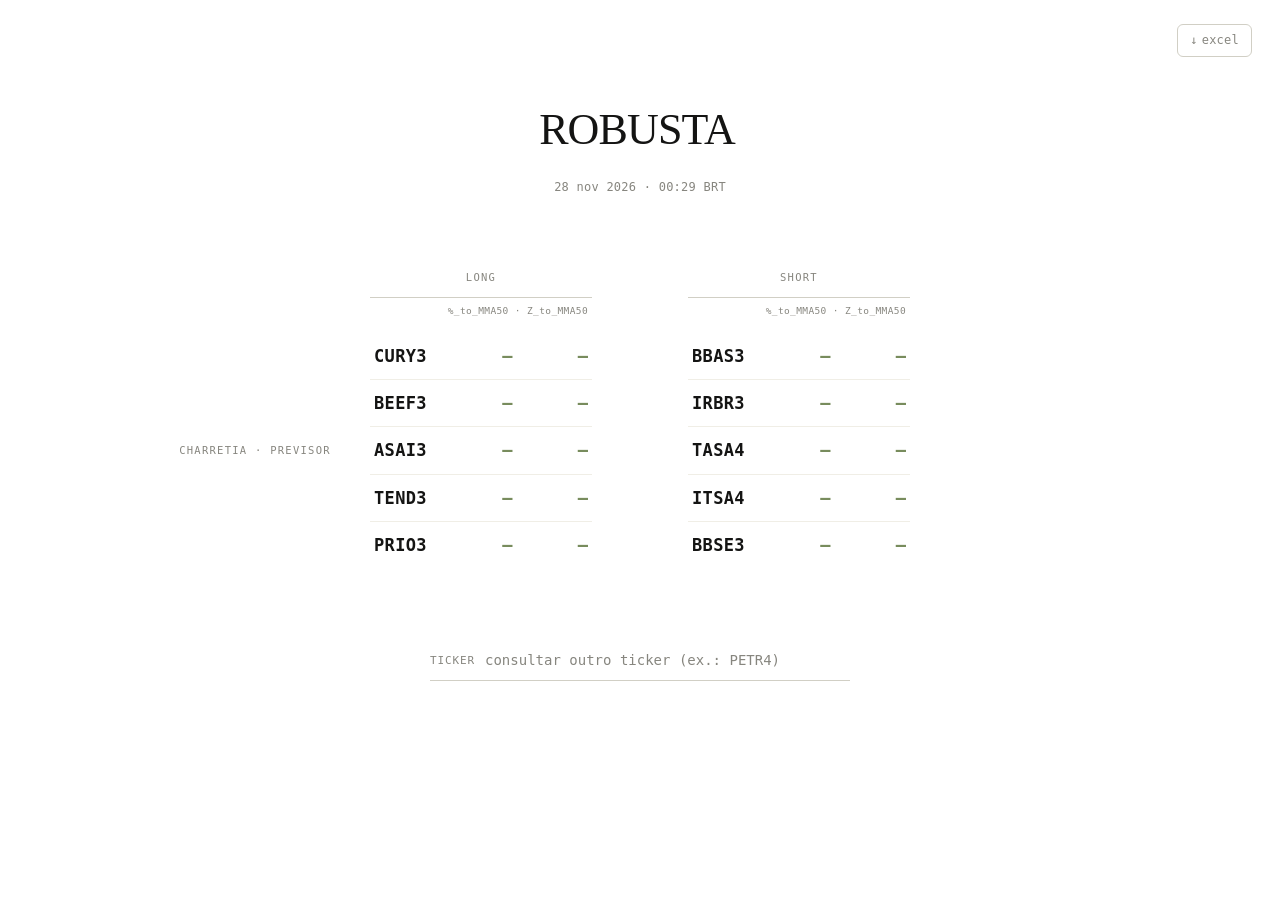
<file: site/index.html>
<!DOCTYPE html>
<html lang="pt-BR">
<head>
  <meta charset="UTF-8">
  <meta name="viewport" content="width=device-width, initial-scale=1.0">
  <title>ROBUSTA</title>
  <link rel="stylesheet" href="assets/app.css">
</head>
<body>

  <main class="app">
    <div class="previsor-slot">
      <a class="previsor"
         href="https://giovannicharret.github.io/charretia_previsor_movimentos_b3/"
         title="CharretIA — previsor de movimentos da B3">
        <span class="titulo">charretIA · previsor</span>
        <span class="veredito" id="previsor-veredito" hidden></span>
      </a>
    </div>

    <a href="./data/latest.xlsx" download="robusta-latest.xlsx" class="download-btn">
      <span class="arrow">↓</span>excel
    </a>

    <div class="brand-center">
      <div class="name">ROBUSTA<span class="v" id="brand-version"></span></div>
    </div>
    <div class="run-stamp" id="run-stamp">carregando…</div>

    <div class="lists" id="lists" hidden>
      <div class="col">
        <div class="col-title">long</div>
        <div class="col-sub">%_to_MMA50 · Z_to_MMA50</div>
        <div id="long-list"></div>
      </div>
      <div class="col">
        <div class="col-title">short</div>
        <div class="col-sub">%_to_MMA50 · Z_to_MMA50</div>
        <div id="short-list"></div>
      </div>
    </div>

    <div class="status" id="status"></div>

    <form class="search-line" id="search-form" hidden>
      <span class="label">ticker</span>
      <input
        type="text"
        id="search-input"
        placeholder="consultar outro ticker (ex.: PETR4)"
        autocomplete="off"
        spellcheck="false">
    </form>
  </main>

  <script src="assets/app.js"></script>
  <script>
    // Selo do previsor — independente do latest.json de propósito: uma falha
    // aqui não pode derrubar o dashboard, nem o contrário.
    (async function () {
      const selo = document.getElementById("previsor-veredito");
      try {
        const { texto, zona } = await window.ROBUSTA.carregaVeredito();
        selo.textContent = texto;
        selo.classList.toggle("v-zona", zona);
        selo.hidden = false;
      } catch (err) {
        // Sem rede, ou o markup de lá mudou: o link continua funcionando e o
        // selo simplesmente não aparece. Melhor nada do que um estado errado.
        console.warn("veredito do previsor indisponível:", err);
      }
    })();

    (async function () {
      const $ = (id) => document.getElementById(id);

      function renderRow(item, todosTickers) {
        const ticker = item.ticker;
        const pct = todosTickers[ticker]?.pct_to_mma50;
        const val = window.ROBUSTA.formataPercentual(pct);
        const cls = (pct ?? 0) >= 0 ? "up" : "down";
        // Distancia padronizada: e ela que entra no distortion_ranking.
        const z = todosTickers[ticker]?.z_to_mma50;
        const valZ = window.ROBUSTA.formataZ(z);
        const clsZ = (z ?? 0) >= 0 ? "up" : "down";
        const a = document.createElement("a");
        a.className = "row";
        a.href = window.ROBUSTA.urlDoTicker(ticker);
        a.innerHTML =
          `<span class="tk">${ticker}</span>` +
          `<span class="vals">` +
          `<span class="val ${cls}">${val}</span>` +
          `<span class="val z ${clsZ}">${valZ}</span>` +
          `</span>`;
        return a;
      }

      try {
        const dados = await window.ROBUSTA.carregaDados();

        $("brand-version").textContent = dados.robusta_version
          ? `v${dados.robusta_version}` : "";
        $("run-stamp").textContent = window.ROBUSTA.formataData(dados.generatedAt);

        const longList = $("long-list");
        const shortList = $("short-list");
        (dados.signals.longs || []).forEach((it) => longList.appendChild(renderRow(it, dados.tickers)));
        (dados.signals.shorts || []).forEach((it) => shortList.appendChild(renderRow(it, dados.tickers)));

        $("lists").hidden = false;
        $("search-form").hidden = false;

        $("search-form").addEventListener("submit", (e) => {
          e.preventDefault();
          const t = $("search-input").value.toUpperCase().trim();
          if (t) window.location.href = window.ROBUSTA.urlDoTicker(t);
        });
      } catch (err) {
        console.error(err);
        $("status").classList.add("error");
        $("status").textContent = "Falha ao carregar dados: " + err.message;
      }
    })();
  </script>
</body>
</html>
</file>
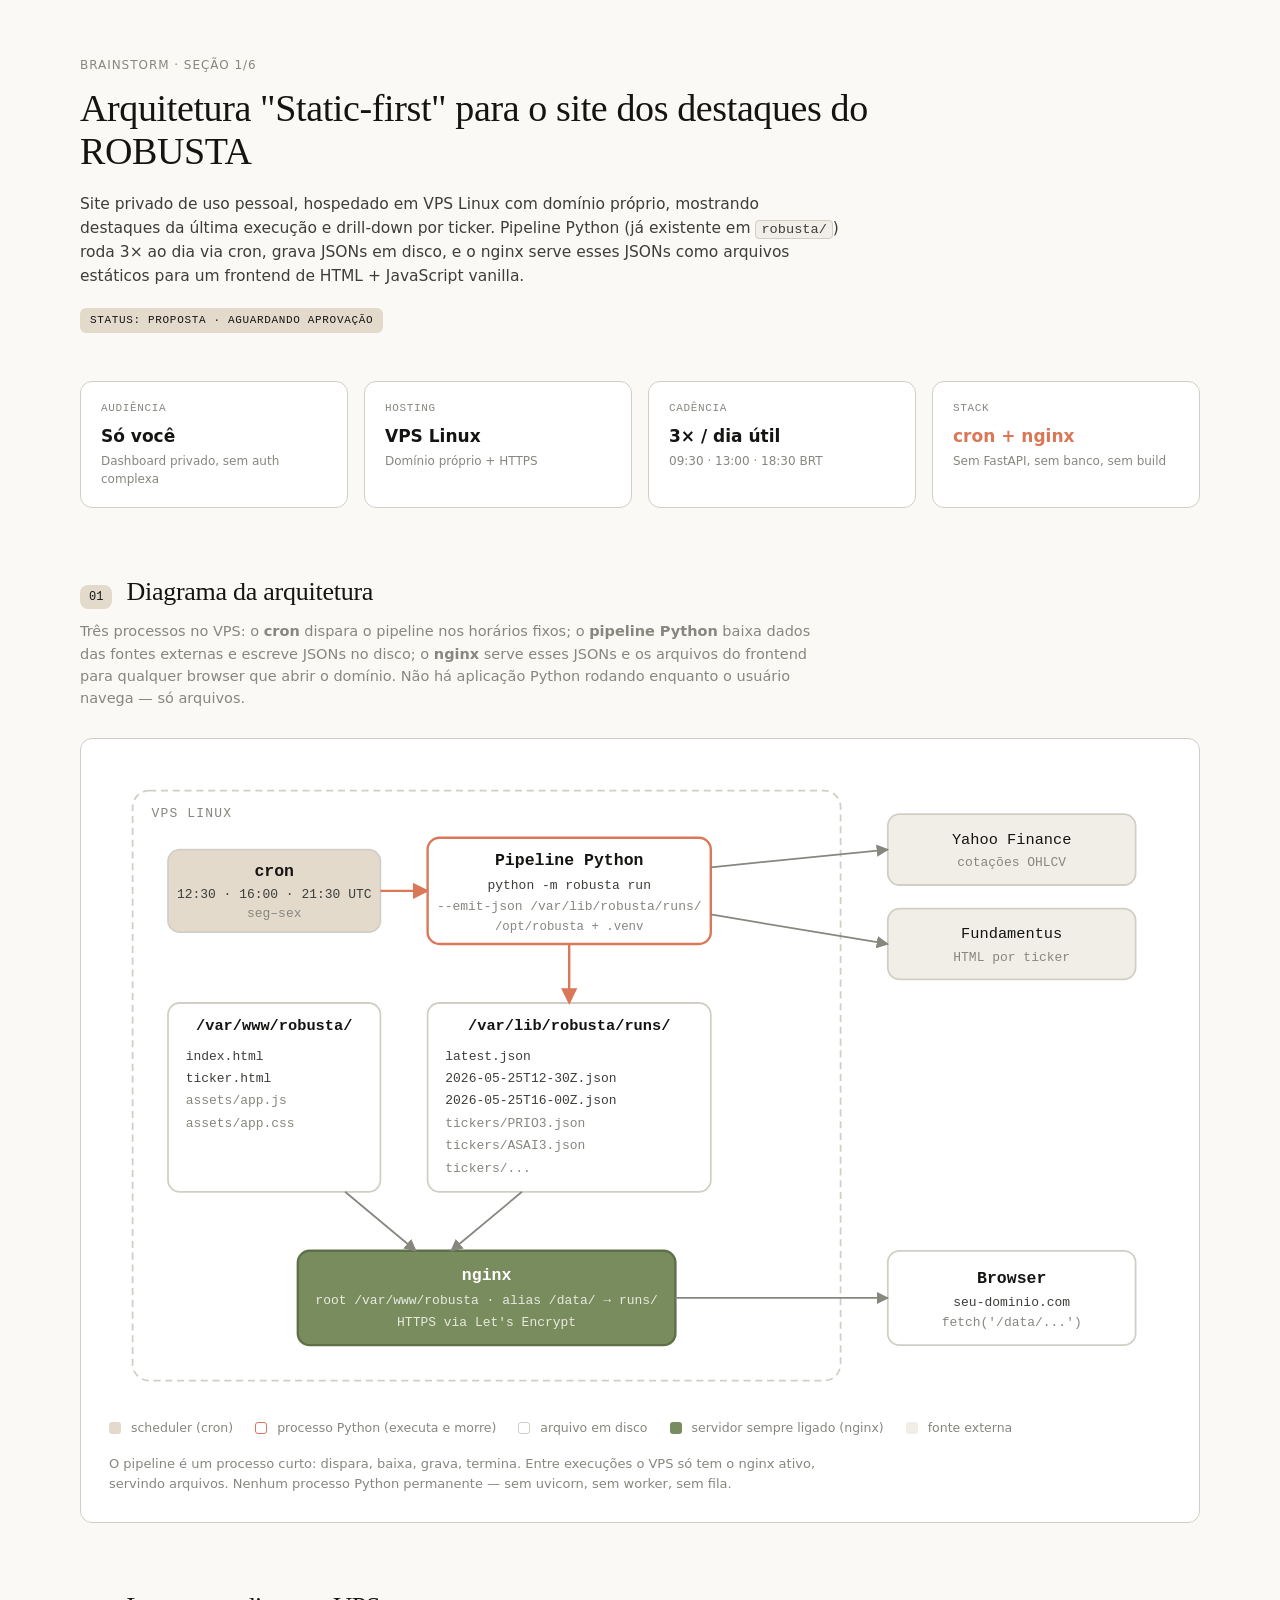
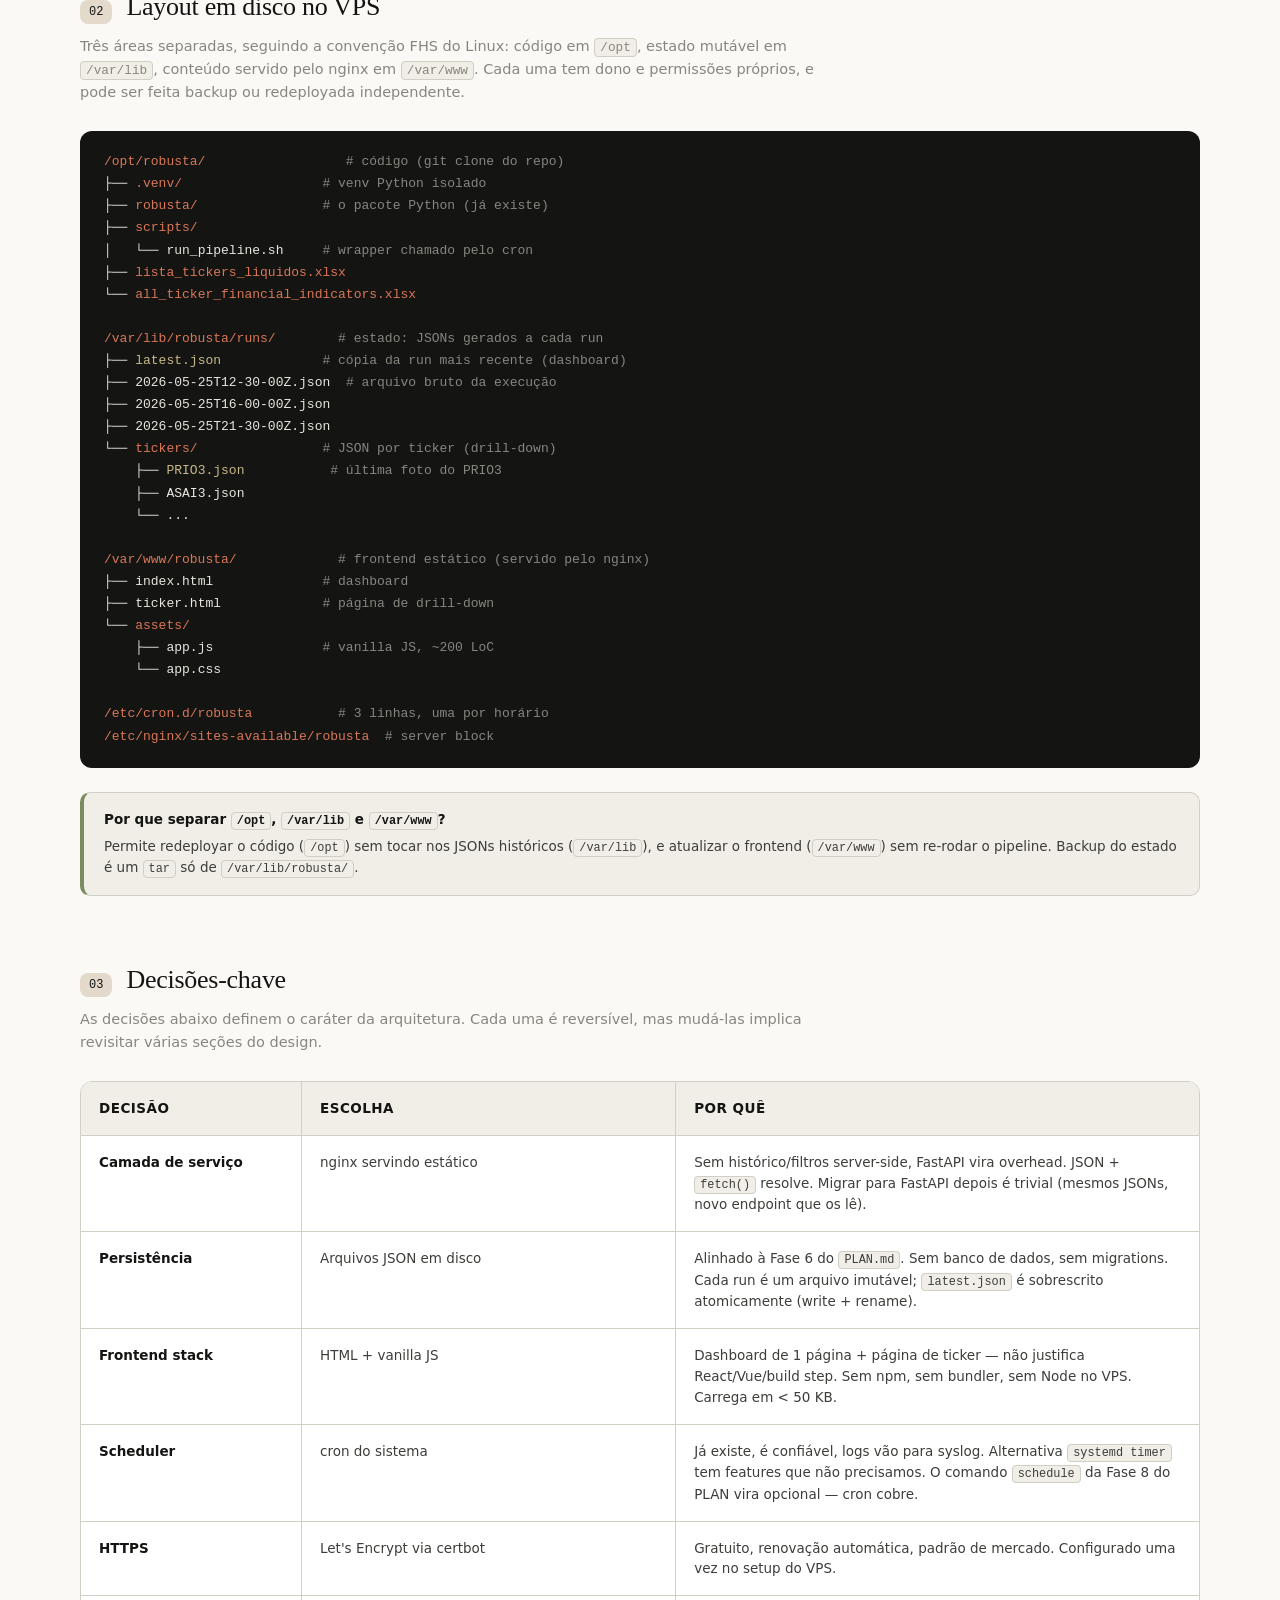
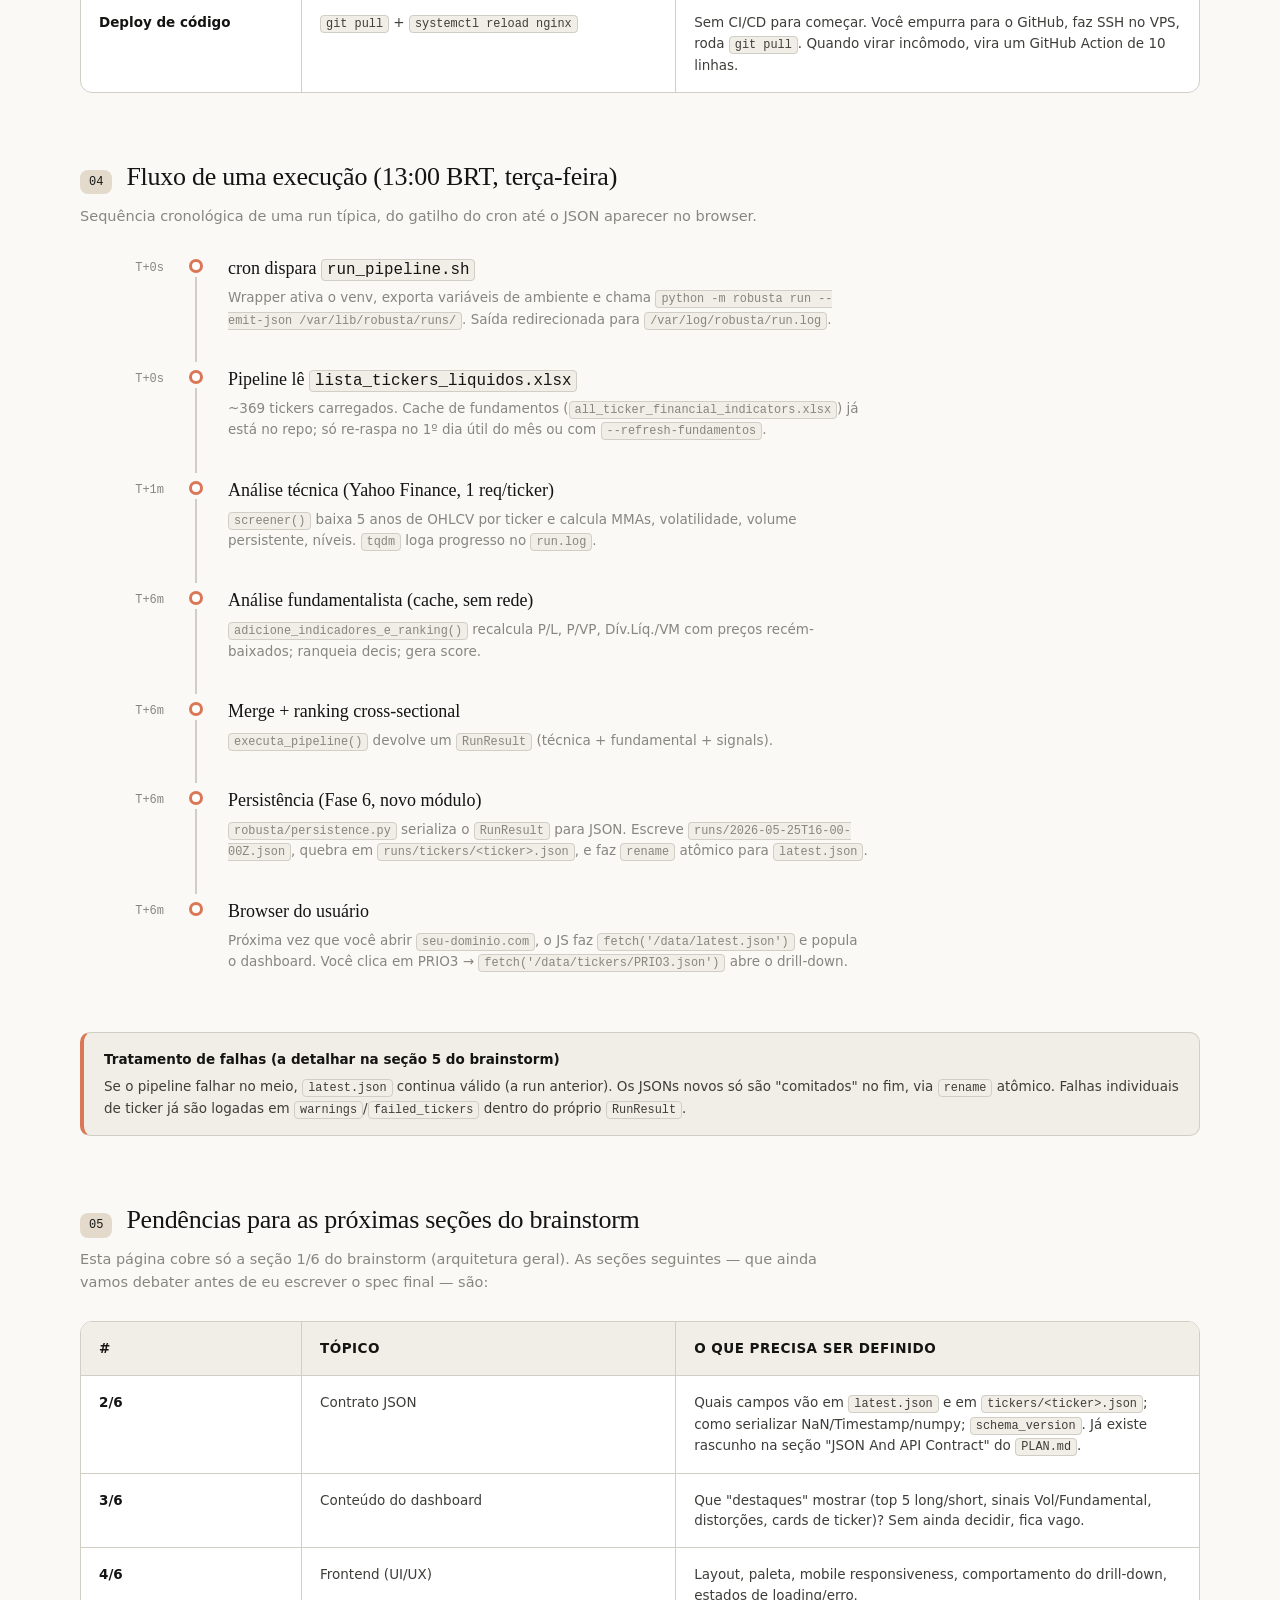
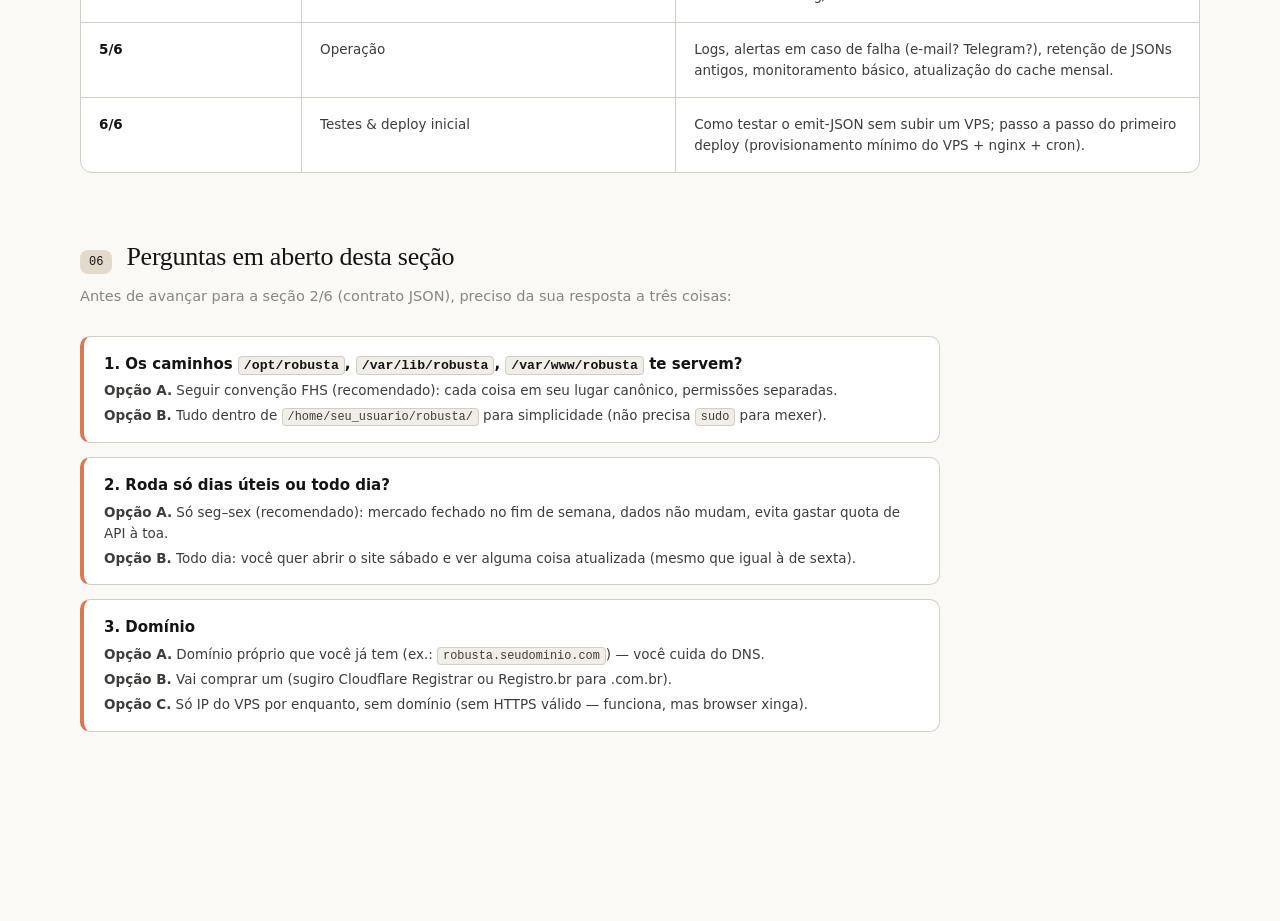
<file: planning/architecture-static-first.html>
<!DOCTYPE html>
<html lang="pt-BR">
<head>
  <meta charset="UTF-8">
  <meta name="viewport" content="width=device-width, initial-scale=1.0">
  <title>ROBUSTA — Arquitetura "Static-first" (proposta)</title>
  <style>
    :root {
      --ivory:    #FAF9F5;
      --slate:    #141413;
      --clay:     #D97757;
      --oat:      #E3DACC;
      --olive:    #788C5D;
      --gray-150: #F0EEE6;
      --gray-300: #D1CFC5;
      --gray-500: #87867F;
      --gray-700: #3D3D3A;
      --white:    #FFFFFF;

      --serif: ui-serif, Georgia, 'Times New Roman', serif;
      --sans:  system-ui, -apple-system, 'Segoe UI', Roboto, sans-serif;
      --mono:  ui-monospace, 'SF Mono', Menlo, Monaco, monospace;
    }

    * { margin: 0; padding: 0; box-sizing: border-box; }

    body {
      font-family: var(--sans);
      background: var(--ivory);
      color: var(--gray-700);
      line-height: 1.55;
      padding: 56px 32px 120px;
      -webkit-font-smoothing: antialiased;
    }

    .page { max-width: 1120px; margin: 0 auto; }

    /* ---------- header ---------- */

    header.page-head { margin-bottom: 48px; max-width: 860px; }

    .eyebrow {
      font-size: 12px;
      letter-spacing: 0.08em;
      text-transform: uppercase;
      color: var(--gray-500);
      margin-bottom: 12px;
    }

    h1 {
      font-family: var(--serif);
      font-weight: 500;
      font-size: 38px;
      line-height: 1.15;
      color: var(--slate);
      margin-bottom: 18px;
      letter-spacing: -0.01em;
    }

    .lede { font-size: 15.5px; color: var(--gray-700); margin-bottom: 18px; max-width: 760px; }

    .status-tag {
      display: inline-block;
      font-family: var(--mono);
      font-size: 11px;
      text-transform: uppercase;
      letter-spacing: 0.06em;
      background: var(--oat);
      color: var(--slate);
      padding: 4px 10px;
      border-radius: 6px;
    }

    /* ---------- summary strip ---------- */

    .summary {
      display: grid;
      grid-template-columns: repeat(4, 1fr);
      gap: 16px;
      margin: 36px 0 64px;
    }
    @media (max-width: 900px) { .summary { grid-template-columns: repeat(2, 1fr); } }
    .summary .cell {
      background: var(--white);
      border: 1.5px solid var(--gray-300);
      border-radius: 12px;
      padding: 18px 20px;
    }
    .summary .k {
      font-family: var(--mono);
      font-size: 11px;
      text-transform: uppercase;
      letter-spacing: 0.06em;
      color: var(--gray-500);
      margin-bottom: 6px;
    }
    .summary .v {
      font-size: 17px;
      color: var(--slate);
      font-weight: 600;
    }
    .summary .v.accent { color: var(--clay); }
    .summary .sub { font-size: 12px; color: var(--gray-500); font-weight: 400; margin-top: 2px; }

    /* ---------- section chrome ---------- */

    section { margin-bottom: 64px; }

    .sec-head {
      display: flex;
      align-items: baseline;
      gap: 14px;
      margin-bottom: 8px;
    }
    .sec-head .num {
      font-family: var(--mono);
      font-size: 12px;
      background: var(--oat);
      color: var(--slate);
      padding: 3px 9px;
      border-radius: 8px;
    }
    .sec-head h2 {
      font-family: var(--serif);
      font-weight: 500;
      font-size: 26px;
      color: var(--slate);
      letter-spacing: -0.01em;
    }
    .sec-intro {
      font-size: 14.5px;
      color: var(--gray-500);
      max-width: 760px;
      margin-bottom: 28px;
    }

    code {
      font-family: var(--mono);
      font-size: 0.88em;
      background: var(--gray-150);
      border: 1px solid var(--gray-300);
      border-radius: 4px;
      padding: 1px 5px;
    }

    /* ---------- diagram ---------- */

    .diagram {
      background: var(--white);
      border: 1.5px solid var(--gray-300);
      border-radius: 12px;
      padding: 28px;
      overflow-x: auto;
    }
    .diagram svg { display: block; min-width: 760px; max-width: 100%; height: auto; }
    .diagram text { font-family: var(--mono); }
    .caption { font-size: 13px; color: var(--gray-500); margin-top: 16px; max-width: 760px; }

    .legend { display: flex; gap: 22px; margin-top: 14px; flex-wrap: wrap; font-size: 12.5px; color: var(--gray-500); }
    .legend .sw { display: inline-block; width: 12px; height: 12px; border-radius: 3px; vertical-align: -2px; margin-right: 6px; }

    /* ---------- decisions table ---------- */

    .decisions {
      border: 1.5px solid var(--gray-300);
      border-radius: 12px;
      overflow: hidden;
      background: var(--white);
    }
    .decisions .row {
      display: grid;
      grid-template-columns: 220px 1fr 1.4fr;
      gap: 0;
    }
    @media (max-width: 900px) { .decisions .row { grid-template-columns: 1fr; } }
    .decisions .row + .row { border-top: 1.5px solid var(--gray-300); }
    .decisions .cell { padding: 16px 18px; font-size: 13.5px; }
    .decisions .cell + .cell { border-left: 1.5px solid var(--gray-300); }
    @media (max-width: 900px) { .decisions .cell + .cell { border-left: none; border-top: 1px dashed var(--gray-300); } }
    .decisions .head { background: var(--gray-150); font-weight: 600; color: var(--slate); font-size: 12px; text-transform: uppercase; letter-spacing: 0.04em; }
    .decisions .cell strong { color: var(--slate); }
    .decisions .why { color: var(--gray-700); }

    /* ---------- filesystem tree ---------- */

    .tree {
      background: var(--slate);
      border-radius: 12px;
      padding: 20px 24px;
      overflow-x: auto;
    }
    .tree pre {
      font-family: var(--mono);
      font-size: 13px;
      line-height: 1.7;
      color: #E8E6DE;
      white-space: pre;
    }
    .tree .dir  { color: var(--clay); }
    .tree .leaf { color: #E8E6DE; }
    .tree .cm   { color: var(--gray-500); }
    .tree .acc  { color: #C9B98A; }

    /* ---------- timeline ---------- */

    .timeline { display: flex; flex-direction: column; gap: 0; }
    .step {
      display: grid;
      grid-template-columns: 84px 28px 1fr;
      gap: 0 18px;
      position: relative;
    }
    .step .when {
      text-align: right;
      font-family: var(--mono);
      font-size: 12px;
      color: var(--gray-500);
      padding-top: 4px;
    }
    .step .dot-col {
      display: flex;
      flex-direction: column;
      align-items: center;
    }
    .step .dot {
      width: 14px; height: 14px;
      border-radius: 50%;
      background: var(--white);
      border: 3px solid var(--clay);
      margin-top: 4px;
      flex-shrink: 0;
    }
    .step .line {
      width: 2px;
      flex: 1;
      background: var(--gray-300);
      margin: 4px 0;
    }
    .step:last-child .line { display: none; }
    .step .body { padding-bottom: 28px; }
    .step .body h3 {
      font-family: var(--serif);
      font-weight: 500;
      font-size: 18px;
      color: var(--slate);
      margin-bottom: 4px;
    }
    .step .body p { font-size: 13.5px; color: var(--gray-500); margin-bottom: 8px; max-width: 640px; }

    /* ---------- callouts ---------- */

    .note {
      background: var(--gray-150);
      border: 1.5px solid var(--gray-300);
      border-left: 4px solid var(--olive);
      border-radius: 10px;
      padding: 16px 20px;
      margin-top: 24px;
      font-size: 13.5px;
      color: var(--gray-700);
    }
    .note.warn { border-left-color: var(--clay); }
    .note .nt { font-weight: 600; color: var(--slate); margin-bottom: 6px; }
    .note ul { margin: 6px 0 0 18px; }
    .note li { margin-bottom: 4px; }

    /* ---------- open questions ---------- */

    .open-q { display: flex; flex-direction: column; gap: 14px; max-width: 860px; }
    .q {
      background: var(--white);
      border: 1.5px solid var(--gray-300);
      border-left: 4px solid var(--clay);
      border-radius: 10px;
      padding: 16px 20px;
    }
    .q .qt { font-weight: 600; font-size: 15px; color: var(--slate); margin-bottom: 4px; }
    .q .qd { font-size: 13.5px; color: var(--gray-500); }
    .q .qd .opt { color: var(--gray-700); display: block; margin-top: 4px; }
  </style>
</head>
<body>
  <main class="page">

    <header class="page-head">
      <div class="eyebrow">Brainstorm · seção 1/6</div>
      <h1>Arquitetura "Static-first" para o site dos destaques do ROBUSTA</h1>
      <p class="lede">
        Site privado de uso pessoal, hospedado em VPS Linux com domínio próprio,
        mostrando destaques da última execução e drill-down por ticker. Pipeline
        Python (já existente em <code>robusta/</code>) roda 3× ao dia via cron,
        grava JSONs em disco, e o nginx serve esses JSONs como arquivos
        estáticos para um frontend de HTML + JavaScript vanilla.
      </p>
      <span class="status-tag">Status: proposta · aguardando aprovação</span>
    </header>

    <!-- ============ summary strip ============ -->

    <div class="summary" aria-label="Resumo das decisões">
      <div class="cell">
        <div class="k">Audiência</div>
        <div class="v">Só você</div>
        <div class="sub">Dashboard privado, sem auth complexa</div>
      </div>
      <div class="cell">
        <div class="k">Hosting</div>
        <div class="v">VPS Linux</div>
        <div class="sub">Domínio próprio + HTTPS</div>
      </div>
      <div class="cell">
        <div class="k">Cadência</div>
        <div class="v">3× / dia útil</div>
        <div class="sub">09:30 · 13:00 · 18:30 BRT</div>
      </div>
      <div class="cell">
        <div class="k">Stack</div>
        <div class="v accent">cron + nginx</div>
        <div class="sub">Sem FastAPI, sem banco, sem build</div>
      </div>
    </div>

    <!-- ============ section 1: diagrama ============ -->

    <section>
      <div class="sec-head">
        <span class="num">01</span>
        <h2>Diagrama da arquitetura</h2>
      </div>
      <p class="sec-intro">
        Três processos no VPS: o <strong>cron</strong> dispara o pipeline nos horários
        fixos; o <strong>pipeline Python</strong> baixa dados das fontes externas e
        escreve JSONs no disco; o <strong>nginx</strong> serve esses JSONs e os
        arquivos do frontend para qualquer browser que abrir o domínio.
        Não há aplicação Python rodando enquanto o usuário navega — só arquivos.
      </p>

      <div class="diagram" aria-label="Diagrama da arquitetura">
        <svg viewBox="0 0 900 540" xmlns="http://www.w3.org/2000/svg" role="img">
          <!-- styles inside SVG -->
          <defs>
            <marker id="arrow" viewBox="0 0 10 10" refX="9" refY="5"
                    markerWidth="7" markerHeight="7" orient="auto-start-reverse">
              <path d="M 0 0 L 10 5 L 0 10 z" fill="#87867F" />
            </marker>
            <marker id="arrow-clay" viewBox="0 0 10 10" refX="9" refY="5"
                    markerWidth="7" markerHeight="7" orient="auto-start-reverse">
              <path d="M 0 0 L 10 5 L 0 10 z" fill="#D97757" />
            </marker>
          </defs>

          <!-- VPS container -->
          <rect x="20" y="20" width="600" height="500" rx="14"
                fill="#FFFFFF" stroke="#D1CFC5" stroke-width="1.5" stroke-dasharray="6 4"/>
          <text x="36" y="42" font-size="11" fill="#87867F" letter-spacing="1">VPS LINUX</text>

          <!-- External sources (top) -->
          <rect x="660" y="40" width="210" height="60" rx="10"
                fill="#F0EEE6" stroke="#D1CFC5" stroke-width="1.5"/>
          <text x="765" y="65" text-anchor="middle" font-size="13" fill="#141413">Yahoo Finance</text>
          <text x="765" y="84" text-anchor="middle" font-size="11" fill="#87867F">cotações OHLCV</text>

          <rect x="660" y="120" width="210" height="60" rx="10"
                fill="#F0EEE6" stroke="#D1CFC5" stroke-width="1.5"/>
          <text x="765" y="145" text-anchor="middle" font-size="13" fill="#141413">Fundamentus</text>
          <text x="765" y="164" text-anchor="middle" font-size="11" fill="#87867F">HTML por ticker</text>

          <!-- Cron -->
          <rect x="50" y="70" width="180" height="70" rx="10"
                fill="#E3DACC" stroke="#D1CFC5" stroke-width="1.5"/>
          <text x="140" y="92" text-anchor="middle" font-size="14" fill="#141413" font-weight="600">cron</text>
          <text x="140" y="111" text-anchor="middle" font-size="11" fill="#3D3D3A">12:30 · 16:00 · 21:30 UTC</text>
          <text x="140" y="127" text-anchor="middle" font-size="11" fill="#87867F">seg–sex</text>

          <!-- Pipeline Python -->
          <rect x="270" y="60" width="240" height="90" rx="10"
                fill="#FFFFFF" stroke="#D97757" stroke-width="2"/>
          <text x="390" y="83" text-anchor="middle" font-size="14" fill="#141413" font-weight="600">Pipeline Python</text>
          <text x="390" y="103" text-anchor="middle" font-size="11" fill="#3D3D3A">python -m robusta run</text>
          <text x="390" y="121" text-anchor="middle" font-size="11" fill="#87867F">--emit-json /var/lib/robusta/runs/</text>
          <text x="390" y="138" text-anchor="middle" font-size="10.5" fill="#87867F">/opt/robusta + .venv</text>

          <!-- Filesystem (runs/) -->
          <rect x="270" y="200" width="240" height="160" rx="10"
                fill="#FFFFFF" stroke="#D1CFC5" stroke-width="1.5"/>
          <text x="390" y="223" text-anchor="middle" font-size="13" fill="#141413" font-weight="600">/var/lib/robusta/runs/</text>
          <text x="285" y="248" font-size="11" fill="#3D3D3A" font-family="ui-monospace, monospace">latest.json</text>
          <text x="285" y="267" font-size="11" fill="#3D3D3A" font-family="ui-monospace, monospace">2026-05-25T12-30Z.json</text>
          <text x="285" y="286" font-size="11" fill="#3D3D3A" font-family="ui-monospace, monospace">2026-05-25T16-00Z.json</text>
          <text x="285" y="305" font-size="11" fill="#87867F" font-family="ui-monospace, monospace">tickers/PRIO3.json</text>
          <text x="285" y="324" font-size="11" fill="#87867F" font-family="ui-monospace, monospace">tickers/ASAI3.json</text>
          <text x="285" y="343" font-size="11" fill="#87867F" font-family="ui-monospace, monospace">tickers/...</text>

          <!-- Frontend static dir -->
          <rect x="50" y="200" width="180" height="160" rx="10"
                fill="#FFFFFF" stroke="#D1CFC5" stroke-width="1.5"/>
          <text x="140" y="223" text-anchor="middle" font-size="13" fill="#141413" font-weight="600">/var/www/robusta/</text>
          <text x="65" y="248" font-size="11" fill="#3D3D3A" font-family="ui-monospace, monospace">index.html</text>
          <text x="65" y="267" font-size="11" fill="#3D3D3A" font-family="ui-monospace, monospace">ticker.html</text>
          <text x="65" y="286" font-size="11" fill="#87867F" font-family="ui-monospace, monospace">assets/app.js</text>
          <text x="65" y="305" font-size="11" fill="#87867F" font-family="ui-monospace, monospace">assets/app.css</text>

          <!-- nginx -->
          <rect x="160" y="410" width="320" height="80" rx="10"
                fill="#788C5D" stroke="#5F7048" stroke-width="2"/>
          <text x="320" y="435" text-anchor="middle" font-size="14" fill="#FFFFFF" font-weight="600">nginx</text>
          <text x="320" y="455" text-anchor="middle" font-size="11" fill="#E8EAE0">
            root /var/www/robusta · alias /data/ → runs/
          </text>
          <text x="320" y="474" text-anchor="middle" font-size="11" fill="#E8EAE0">
            HTTPS via Let's Encrypt
          </text>

          <!-- Browser (outside) -->
          <rect x="660" y="410" width="210" height="80" rx="10"
                fill="#FFFFFF" stroke="#D1CFC5" stroke-width="1.5"/>
          <text x="765" y="437" text-anchor="middle" font-size="14" fill="#141413" font-weight="600">Browser</text>
          <text x="765" y="457" text-anchor="middle" font-size="11" fill="#3D3D3A">seu-dominio.com</text>
          <text x="765" y="474" text-anchor="middle" font-size="11" fill="#87867F">fetch('/data/...')</text>

          <!-- Arrows -->
          <!-- cron -> pipeline -->
          <line x1="230" y1="105" x2="270" y2="105" stroke="#D97757" stroke-width="2"
                marker-end="url(#arrow-clay)"/>
          <!-- pipeline -> Yahoo -->
          <line x1="510" y1="85" x2="660" y2="70" stroke="#87867F" stroke-width="1.5"
                marker-end="url(#arrow)"/>
          <!-- pipeline -> Fundamentus -->
          <line x1="510" y1="125" x2="660" y2="150" stroke="#87867F" stroke-width="1.5"
                marker-end="url(#arrow)"/>
          <!-- pipeline -> runs/ -->
          <line x1="390" y1="150" x2="390" y2="200" stroke="#D97757" stroke-width="2"
                marker-end="url(#arrow-clay)"/>
          <!-- runs/ -> nginx -->
          <line x1="350" y1="360" x2="290" y2="410" stroke="#87867F" stroke-width="1.5"
                marker-end="url(#arrow)"/>
          <!-- /var/www/ -> nginx -->
          <line x1="200" y1="360" x2="260" y2="410" stroke="#87867F" stroke-width="1.5"
                marker-end="url(#arrow)"/>
          <!-- nginx -> Browser -->
          <line x1="480" y1="450" x2="660" y2="450" stroke="#87867F" stroke-width="1.5"
                marker-end="url(#arrow)"/>
        </svg>

        <div class="legend">
          <span><span class="sw" style="background:#E3DACC"></span> scheduler (cron)</span>
          <span><span class="sw" style="background:#FFFFFF; border:1.5px solid #D97757"></span> processo Python (executa e morre)</span>
          <span><span class="sw" style="background:#FFFFFF; border:1.5px solid #D1CFC5"></span> arquivo em disco</span>
          <span><span class="sw" style="background:#788C5D"></span> servidor sempre ligado (nginx)</span>
          <span><span class="sw" style="background:#F0EEE6"></span> fonte externa</span>
        </div>

        <p class="caption">
          O pipeline é um processo curto: dispara, baixa, grava, termina. Entre execuções
          o VPS só tem o nginx ativo, servindo arquivos. Nenhum processo Python
          permanente — sem uvicorn, sem worker, sem fila.
        </p>
      </div>
    </section>

    <!-- ============ section 2: layout em disco ============ -->

    <section>
      <div class="sec-head">
        <span class="num">02</span>
        <h2>Layout em disco no VPS</h2>
      </div>
      <p class="sec-intro">
        Três áreas separadas, seguindo a convenção FHS do Linux: código em
        <code>/opt</code>, estado mutável em <code>/var/lib</code>, conteúdo
        servido pelo nginx em <code>/var/www</code>. Cada uma tem dono e
        permissões próprios, e pode ser feita backup ou redeployada independente.
      </p>

      <div class="tree">
<pre><span class="dir">/opt/robusta/</span>                  <span class="cm"># código (git clone do repo)</span>
├── <span class="dir">.venv/</span>                  <span class="cm"># venv Python isolado</span>
├── <span class="dir">robusta/</span>                <span class="cm"># o pacote Python (já existe)</span>
├── <span class="dir">scripts/</span>
│   └── <span class="leaf">run_pipeline.sh</span>     <span class="cm"># wrapper chamado pelo cron</span>
├── <span class="dir">lista_tickers_liquidos.xlsx</span>
└── <span class="dir">all_ticker_financial_indicators.xlsx</span>

<span class="dir">/var/lib/robusta/runs/</span>        <span class="cm"># estado: JSONs gerados a cada run</span>
├── <span class="acc">latest.json</span>             <span class="cm"># cópia da run mais recente (dashboard)</span>
├── <span class="leaf">2026-05-25T12-30-00Z.json</span>  <span class="cm"># arquivo bruto da execução</span>
├── <span class="leaf">2026-05-25T16-00-00Z.json</span>
├── <span class="leaf">2026-05-25T21-30-00Z.json</span>
└── <span class="dir">tickers/</span>                <span class="cm"># JSON por ticker (drill-down)</span>
    ├── <span class="acc">PRIO3.json</span>           <span class="cm"># última foto do PRIO3</span>
    ├── <span class="leaf">ASAI3.json</span>
    └── <span class="leaf">...</span>

<span class="dir">/var/www/robusta/</span>             <span class="cm"># frontend estático (servido pelo nginx)</span>
├── <span class="leaf">index.html</span>              <span class="cm"># dashboard</span>
├── <span class="leaf">ticker.html</span>             <span class="cm"># página de drill-down</span>
└── <span class="dir">assets/</span>
    ├── <span class="leaf">app.js</span>              <span class="cm"># vanilla JS, ~200 LoC</span>
    └── <span class="leaf">app.css</span>

<span class="dir">/etc/cron.d/robusta</span>           <span class="cm"># 3 linhas, uma por horário</span>
<span class="dir">/etc/nginx/sites-available/robusta</span>  <span class="cm"># server block</span>
</pre>
      </div>

      <div class="note">
        <div class="nt">Por que separar <code>/opt</code>, <code>/var/lib</code> e <code>/var/www</code>?</div>
        Permite redeployar o código (<code>/opt</code>) sem tocar nos JSONs históricos
        (<code>/var/lib</code>), e atualizar o frontend (<code>/var/www</code>) sem
        re-rodar o pipeline. Backup do estado é um <code>tar</code> só de
        <code>/var/lib/robusta/</code>.
      </div>
    </section>

    <!-- ============ section 3: decisões-chave ============ -->

    <section>
      <div class="sec-head">
        <span class="num">03</span>
        <h2>Decisões-chave</h2>
      </div>
      <p class="sec-intro">
        As decisões abaixo definem o caráter da arquitetura. Cada uma é
        reversível, mas mudá-las implica revisitar várias seções do design.
      </p>

      <div class="decisions">
        <div class="row head">
          <div class="cell">Decisão</div>
          <div class="cell">Escolha</div>
          <div class="cell">Por quê</div>
        </div>
        <div class="row">
          <div class="cell"><strong>Camada de serviço</strong></div>
          <div class="cell">nginx servindo estático</div>
          <div class="cell why">
            Sem histórico/filtros server-side, FastAPI vira overhead. JSON +
            <code>fetch()</code> resolve. Migrar para FastAPI depois é trivial
            (mesmos JSONs, novo endpoint que os lê).
          </div>
        </div>
        <div class="row">
          <div class="cell"><strong>Persistência</strong></div>
          <div class="cell">Arquivos JSON em disco</div>
          <div class="cell why">
            Alinhado à Fase 6 do <code>PLAN.md</code>. Sem banco de dados, sem
            migrations. Cada run é um arquivo imutável; <code>latest.json</code> é
            sobrescrito atomicamente (write + rename).
          </div>
        </div>
        <div class="row">
          <div class="cell"><strong>Frontend stack</strong></div>
          <div class="cell">HTML + vanilla JS</div>
          <div class="cell why">
            Dashboard de 1 página + página de ticker — não justifica React/Vue/build
            step. Sem npm, sem bundler, sem Node no VPS. Carrega em &lt; 50 KB.
          </div>
        </div>
        <div class="row">
          <div class="cell"><strong>Scheduler</strong></div>
          <div class="cell">cron do sistema</div>
          <div class="cell why">
            Já existe, é confiável, logs vão para syslog. Alternativa
            <code>systemd timer</code> tem features que não precisamos. O comando
            <code>schedule</code> da Fase 8 do PLAN vira opcional — cron cobre.
          </div>
        </div>
        <div class="row">
          <div class="cell"><strong>HTTPS</strong></div>
          <div class="cell">Let's Encrypt via certbot</div>
          <div class="cell why">
            Gratuito, renovação automática, padrão de mercado. Configurado uma
            vez no setup do VPS.
          </div>
        </div>
        <div class="row">
          <div class="cell"><strong>Deploy de código</strong></div>
          <div class="cell"><code>git pull</code> + <code>systemctl reload nginx</code></div>
          <div class="cell why">
            Sem CI/CD para começar. Você empurra para o GitHub, faz SSH no VPS,
            roda <code>git pull</code>. Quando virar incômodo, vira um GitHub
            Action de 10 linhas.
          </div>
        </div>
      </div>
    </section>

    <!-- ============ section 4: fluxo de uma run ============ -->

    <section>
      <div class="sec-head">
        <span class="num">04</span>
        <h2>Fluxo de uma execução (13:00 BRT, terça-feira)</h2>
      </div>
      <p class="sec-intro">
        Sequência cronológica de uma run típica, do gatilho do cron até o JSON
        aparecer no browser.
      </p>

      <div class="timeline">
        <div class="step">
          <div class="when">T+0s</div>
          <div class="dot-col"><span class="dot"></span><span class="line"></span></div>
          <div class="body">
            <h3>cron dispara <code>run_pipeline.sh</code></h3>
            <p>Wrapper ativa o venv, exporta variáveis de ambiente e chama
              <code>python -m robusta run --emit-json /var/lib/robusta/runs/</code>.
              Saída redirecionada para <code>/var/log/robusta/run.log</code>.</p>
          </div>
        </div>
        <div class="step">
          <div class="when">T+0s</div>
          <div class="dot-col"><span class="dot"></span><span class="line"></span></div>
          <div class="body">
            <h3>Pipeline lê <code>lista_tickers_liquidos.xlsx</code></h3>
            <p>~369 tickers carregados. Cache de fundamentos
              (<code>all_ticker_financial_indicators.xlsx</code>) já está no
              repo; só re-raspa no 1º dia útil do mês ou com
              <code>--refresh-fundamentos</code>.</p>
          </div>
        </div>
        <div class="step">
          <div class="when">T+1m</div>
          <div class="dot-col"><span class="dot"></span><span class="line"></span></div>
          <div class="body">
            <h3>Análise técnica (Yahoo Finance, 1 req/ticker)</h3>
            <p><code>screener()</code> baixa 5 anos de OHLCV por ticker e calcula
              MMAs, volatilidade, volume persistente, níveis. <code>tqdm</code>
              loga progresso no <code>run.log</code>.</p>
          </div>
        </div>
        <div class="step">
          <div class="when">T+6m</div>
          <div class="dot-col"><span class="dot"></span><span class="line"></span></div>
          <div class="body">
            <h3>Análise fundamentalista (cache, sem rede)</h3>
            <p><code>adicione_indicadores_e_ranking()</code> recalcula P/L, P/VP,
              Dív.Líq./VM com preços recém-baixados; ranqueia decis; gera score.</p>
          </div>
        </div>
        <div class="step">
          <div class="when">T+6m</div>
          <div class="dot-col"><span class="dot"></span><span class="line"></span></div>
          <div class="body">
            <h3>Merge + ranking cross-sectional</h3>
            <p><code>executa_pipeline()</code> devolve um <code>RunResult</code>
              (técnica + fundamental + signals).</p>
          </div>
        </div>
        <div class="step">
          <div class="when">T+6m</div>
          <div class="dot-col"><span class="dot"></span><span class="line"></span></div>
          <div class="body">
            <h3>Persistência (Fase 6, novo módulo)</h3>
            <p><code>robusta/persistence.py</code> serializa o <code>RunResult</code>
              para JSON. Escreve <code>runs/2026-05-25T16-00-00Z.json</code>,
              quebra em <code>runs/tickers/&lt;ticker&gt;.json</code>, e faz
              <code>rename</code> atômico para <code>latest.json</code>.</p>
          </div>
        </div>
        <div class="step">
          <div class="when">T+6m</div>
          <div class="dot-col"><span class="dot"></span></div>
          <div class="body">
            <h3>Browser do usuário</h3>
            <p>Próxima vez que você abrir <code>seu-dominio.com</code>, o JS faz
              <code>fetch('/data/latest.json')</code> e popula o dashboard. Você
              clica em PRIO3 → <code>fetch('/data/tickers/PRIO3.json')</code> abre
              o drill-down.</p>
          </div>
        </div>
      </div>

      <div class="note warn">
        <div class="nt">Tratamento de falhas (a detalhar na seção 5 do brainstorm)</div>
        Se o pipeline falhar no meio, <code>latest.json</code> continua válido
        (a run anterior). Os JSONs novos só são "comitados" no fim, via
        <code>rename</code> atômico. Falhas individuais de ticker já são logadas
        em <code>warnings</code>/<code>failed_tickers</code> dentro do próprio
        <code>RunResult</code>.
      </div>
    </section>

    <!-- ============ section 5: pendências do brainstorm ============ -->

    <section>
      <div class="sec-head">
        <span class="num">05</span>
        <h2>Pendências para as próximas seções do brainstorm</h2>
      </div>
      <p class="sec-intro">
        Esta página cobre só a seção 1/6 do brainstorm (arquitetura geral). As
        seções seguintes — que ainda vamos debater antes de eu escrever o spec
        final — são:
      </p>

      <div class="decisions">
        <div class="row head">
          <div class="cell">#</div>
          <div class="cell">Tópico</div>
          <div class="cell">O que precisa ser definido</div>
        </div>
        <div class="row">
          <div class="cell"><strong>2/6</strong></div>
          <div class="cell">Contrato JSON</div>
          <div class="cell why">
            Quais campos vão em <code>latest.json</code> e em <code>tickers/&lt;ticker&gt;.json</code>;
            como serializar NaN/Timestamp/numpy; <code>schema_version</code>.
            Já existe rascunho na seção "JSON And API Contract" do <code>PLAN.md</code>.
          </div>
        </div>
        <div class="row">
          <div class="cell"><strong>3/6</strong></div>
          <div class="cell">Conteúdo do dashboard</div>
          <div class="cell why">
            Que "destaques" mostrar (top 5 long/short, sinais Vol/Fundamental,
            distorções, cards de ticker)? Sem ainda decidir, fica vago.
          </div>
        </div>
        <div class="row">
          <div class="cell"><strong>4/6</strong></div>
          <div class="cell">Frontend (UI/UX)</div>
          <div class="cell why">
            Layout, paleta, mobile responsiveness, comportamento do drill-down,
            estados de loading/erro.
          </div>
        </div>
        <div class="row">
          <div class="cell"><strong>5/6</strong></div>
          <div class="cell">Operação</div>
          <div class="cell why">
            Logs, alertas em caso de falha (e-mail? Telegram?), retenção de JSONs
            antigos, monitoramento básico, atualização do cache mensal.
          </div>
        </div>
        <div class="row">
          <div class="cell"><strong>6/6</strong></div>
          <div class="cell">Testes & deploy inicial</div>
          <div class="cell why">
            Como testar o emit-JSON sem subir um VPS; passo a passo do
            primeiro deploy (provisionamento mínimo do VPS + nginx + cron).
          </div>
        </div>
      </div>
    </section>

    <!-- ============ section 6: perguntas em aberto ============ -->

    <section>
      <div class="sec-head">
        <span class="num">06</span>
        <h2>Perguntas em aberto desta seção</h2>
      </div>
      <p class="sec-intro">
        Antes de avançar para a seção 2/6 (contrato JSON), preciso da sua
        resposta a três coisas:
      </p>

      <div class="open-q">
        <div class="q">
          <div class="qt">1. Os caminhos <code>/opt/robusta</code>, <code>/var/lib/robusta</code>, <code>/var/www/robusta</code> te servem?</div>
          <div class="qd">
            <span class="opt"><strong>Opção A.</strong> Seguir convenção FHS (recomendado): cada coisa em seu lugar canônico, permissões separadas.</span>
            <span class="opt"><strong>Opção B.</strong> Tudo dentro de <code>/home/seu_usuario/robusta/</code> para simplicidade (não precisa <code>sudo</code> para mexer).</span>
          </div>
        </div>

        <div class="q">
          <div class="qt">2. Roda só dias úteis ou todo dia?</div>
          <div class="qd">
            <span class="opt"><strong>Opção A.</strong> Só seg–sex (recomendado): mercado fechado no fim de semana, dados não mudam, evita gastar quota de API à toa.</span>
            <span class="opt"><strong>Opção B.</strong> Todo dia: você quer abrir o site sábado e ver alguma coisa atualizada (mesmo que igual à de sexta).</span>
          </div>
        </div>

        <div class="q">
          <div class="qt">3. Domínio</div>
          <div class="qd">
            <span class="opt"><strong>Opção A.</strong> Domínio próprio que você já tem (ex.: <code>robusta.seudominio.com</code>) — você cuida do DNS.</span>
            <span class="opt"><strong>Opção B.</strong> Vai comprar um (sugiro Cloudflare Registrar ou Registro.br para .com.br).</span>
            <span class="opt"><strong>Opção C.</strong> Só IP do VPS por enquanto, sem domínio (sem HTTPS válido — funciona, mas browser xinga).</span>
          </div>
        </div>
      </div>
    </section>

  </main>
</body>
</html>
</file>
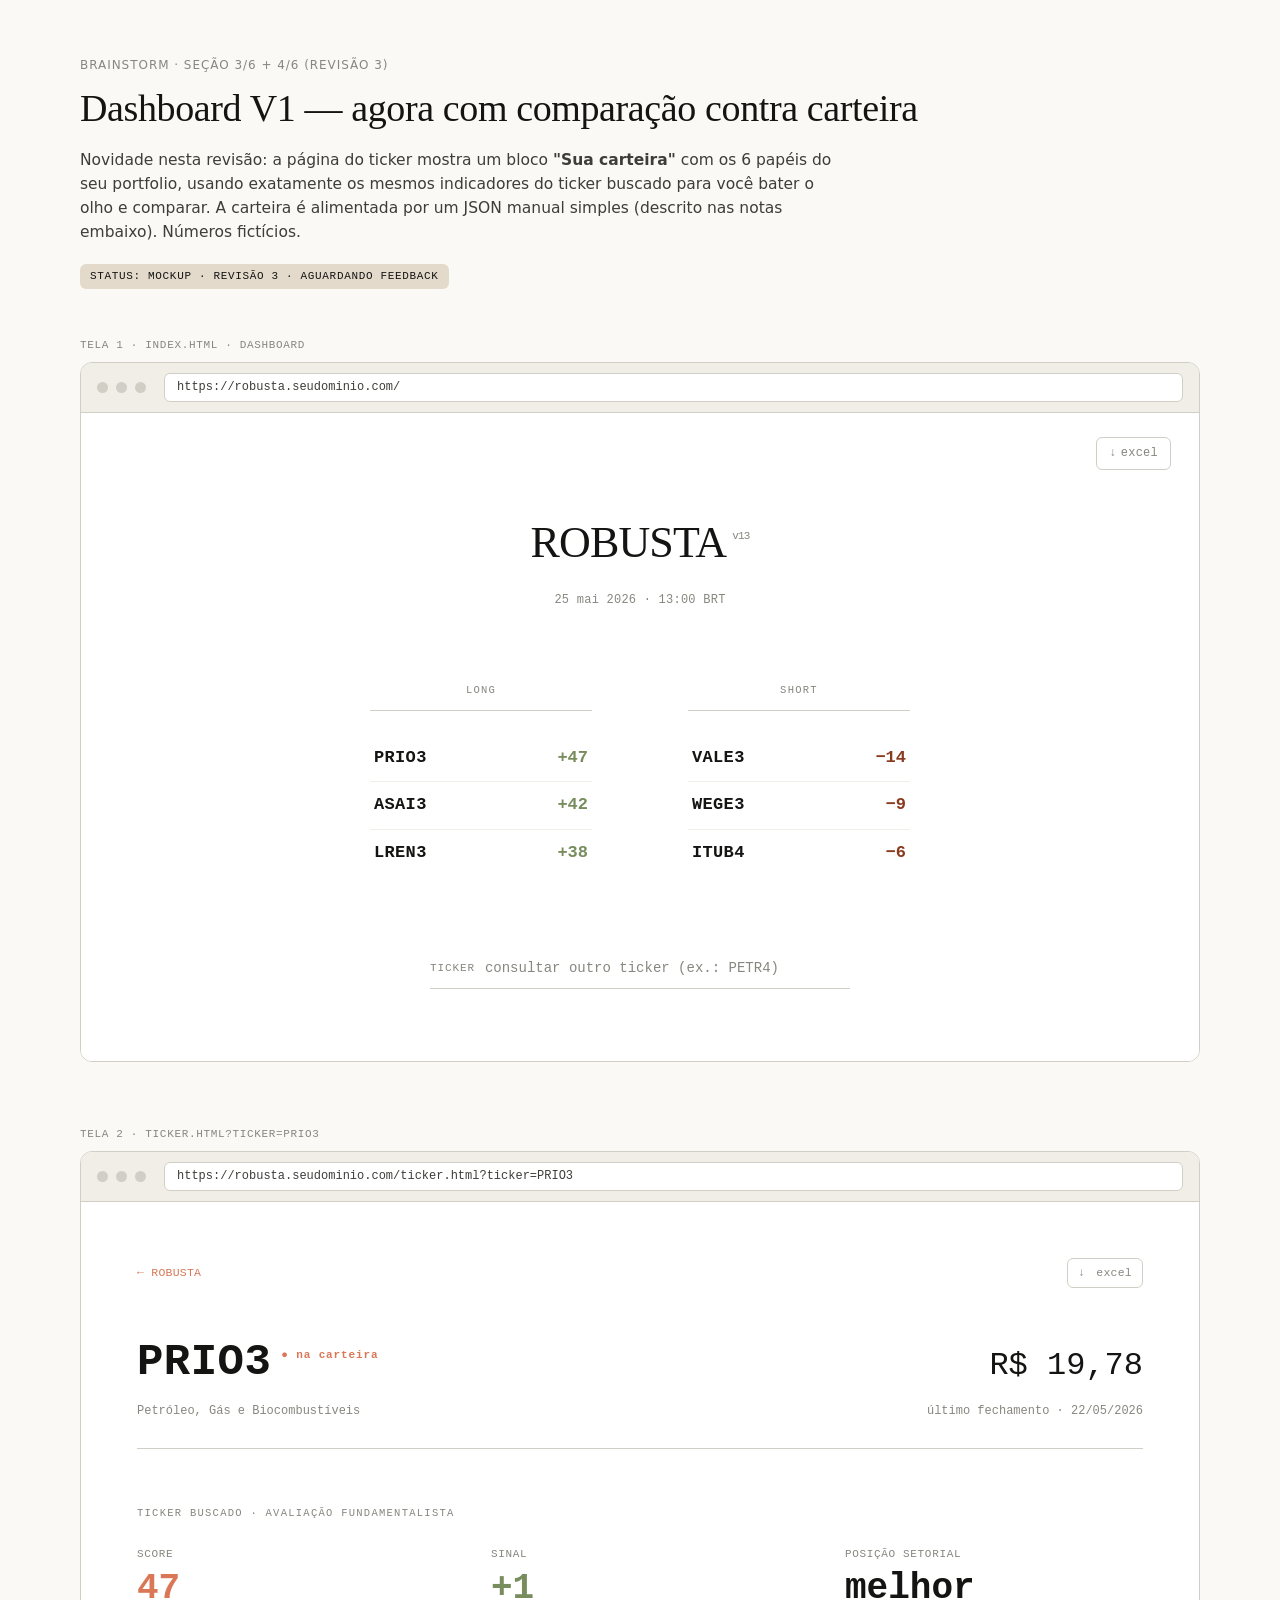
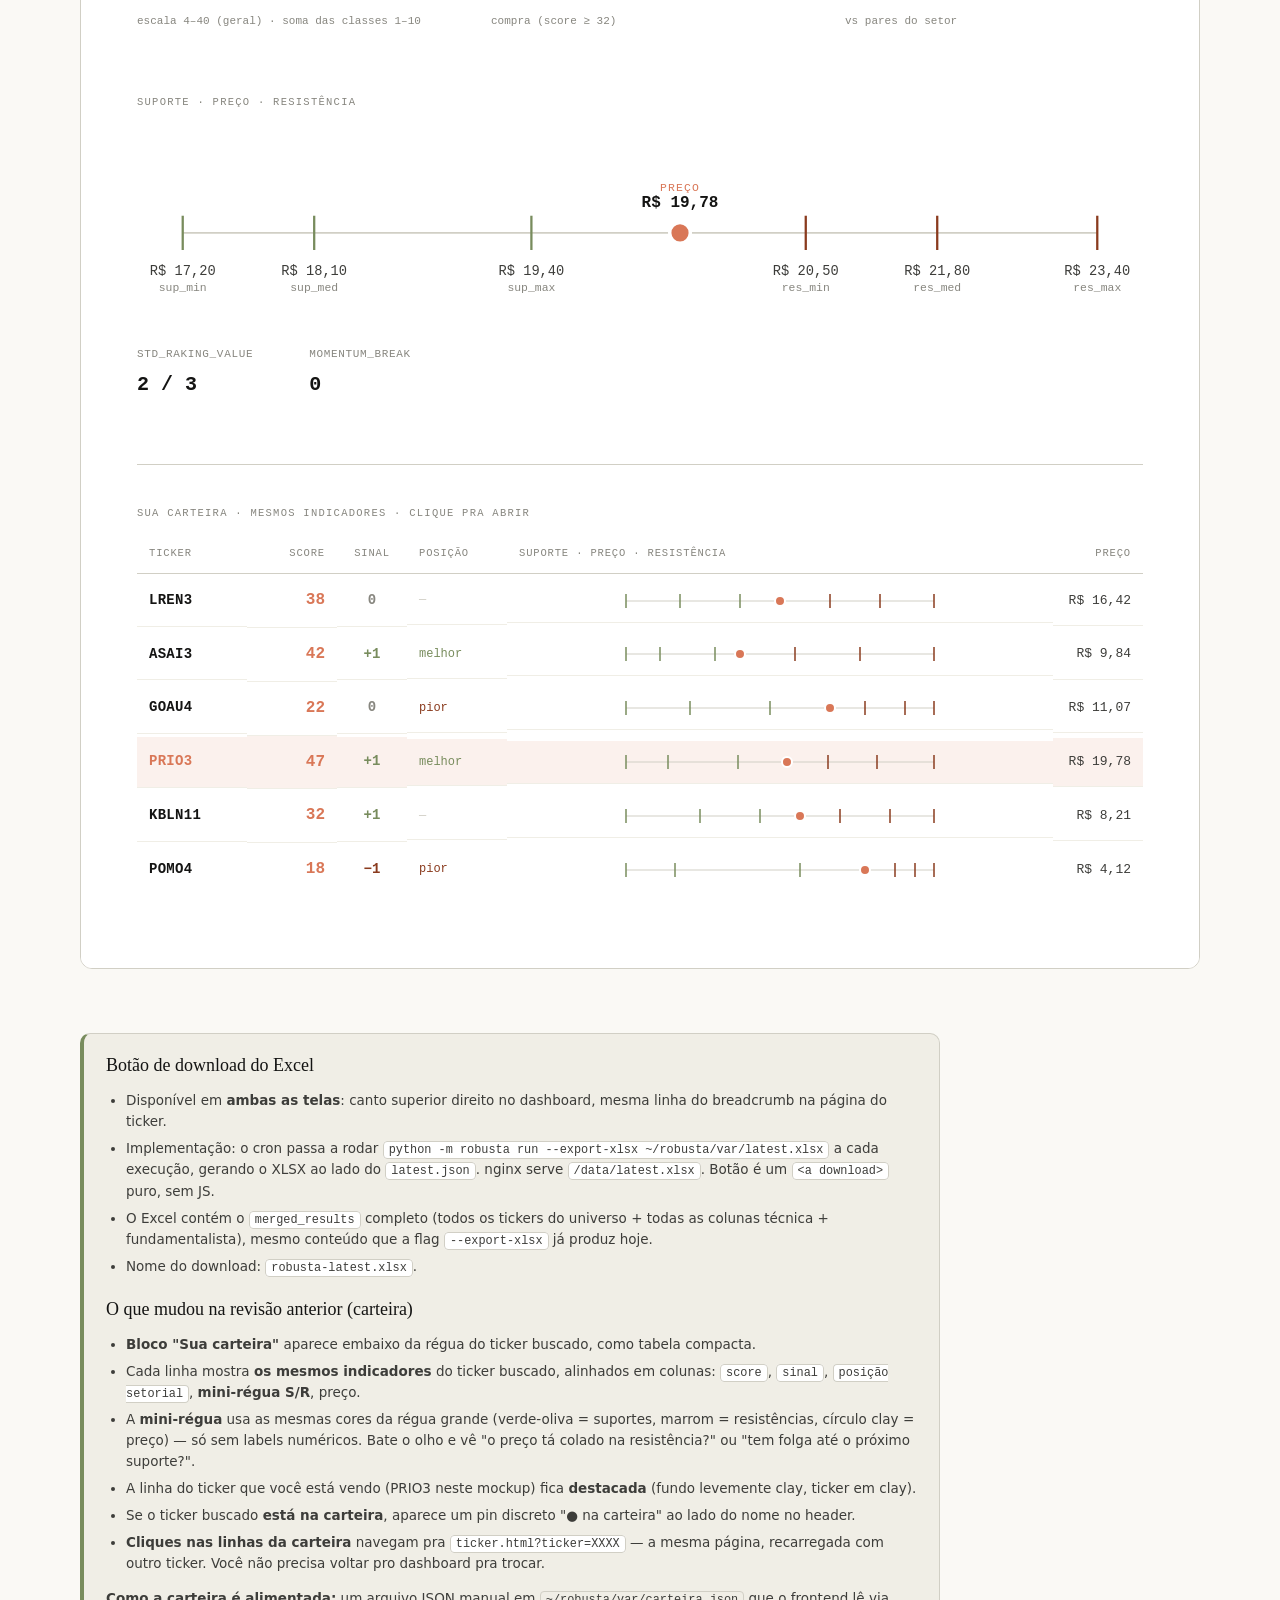
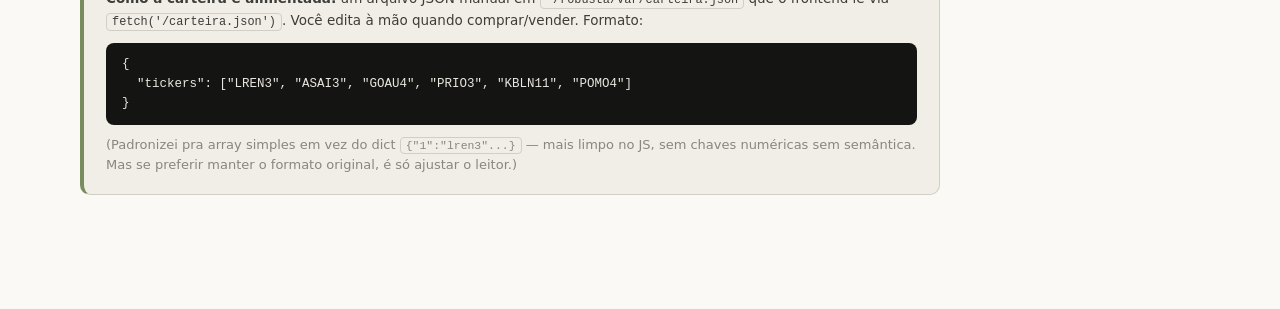
<file: planning/dashboard-v1-mockup.html>
<!DOCTYPE html>
<html lang="pt-BR">
<head>
  <meta charset="UTF-8">
  <meta name="viewport" content="width=device-width, initial-scale=1.0">
  <title>ROBUSTA — Dashboard V1 (mockup com dados fake)</title>
  <style>
    :root {
      --ivory:    #FAF9F5;
      --slate:    #141413;
      --clay:     #D97757;
      --oat:      #E3DACC;
      --olive:    #788C5D;
      --rust:     #8A3B1E;
      --gray-150: #F0EEE6;
      --gray-300: #D1CFC5;
      --gray-500: #87867F;
      --gray-700: #3D3D3A;
      --white:    #FFFFFF;

      --serif: ui-serif, Georgia, 'Times New Roman', serif;
      --sans:  system-ui, -apple-system, 'Segoe UI', Roboto, sans-serif;
      --mono:  ui-monospace, 'SF Mono', Menlo, Monaco, monospace;
    }

    * { margin: 0; padding: 0; box-sizing: border-box; }

    body {
      font-family: var(--sans);
      background: var(--ivory);
      color: var(--gray-700);
      line-height: 1.55;
      padding: 56px 32px 120px;
      -webkit-font-smoothing: antialiased;
    }

    .page { max-width: 1120px; margin: 0 auto; }

    /* ---------- header da página de mockup ---------- */

    header.page-head { margin-bottom: 48px; max-width: 860px; }
    .eyebrow {
      font-size: 12px; letter-spacing: 0.08em; text-transform: uppercase;
      color: var(--gray-500); margin-bottom: 12px;
    }
    h1 {
      font-family: var(--serif); font-weight: 500; font-size: 38px;
      line-height: 1.15; color: var(--slate); margin-bottom: 18px;
      letter-spacing: -0.01em;
    }
    .lede { font-size: 15.5px; color: var(--gray-700); margin-bottom: 18px; max-width: 760px; }
    .status-tag {
      display: inline-block; font-family: var(--mono); font-size: 11px;
      text-transform: uppercase; letter-spacing: 0.06em;
      background: var(--oat); color: var(--slate);
      padding: 4px 10px; border-radius: 6px;
    }
    code {
      font-family: var(--mono); font-size: 0.88em;
      background: var(--gray-150); border: 1px solid var(--gray-300);
      border-radius: 4px; padding: 1px 5px;
    }

    /* ---------- moldura "browser" ---------- */

    .screen-wrap { margin: 28px 0 64px; }
    .screen-label {
      font-family: var(--mono); font-size: 11px; text-transform: uppercase;
      letter-spacing: 0.06em; color: var(--gray-500); margin-bottom: 8px;
    }
    .browser {
      background: var(--white);
      border: 1.5px solid var(--gray-300);
      border-radius: 12px;
      overflow: hidden;
    }
    .browser-bar {
      background: var(--gray-150);
      border-bottom: 1px solid var(--gray-300);
      padding: 10px 16px;
      display: flex; align-items: center; gap: 8px;
    }
    .dot { width: 11px; height: 11px; border-radius: 50%; background: var(--gray-300); }
    .url {
      flex: 1; background: var(--white); border: 1px solid var(--gray-300);
      border-radius: 6px; padding: 4px 12px; margin-left: 10px;
      font-family: var(--mono); font-size: 12px; color: var(--gray-700);
    }

    /* ====================================================================
       DASHBOARD (index.html)
       ==================================================================== */

    .app {
      background: var(--white);
      padding: 96px 36px 72px;
      min-height: 520px;
      position: relative;
    }
    .download-btn {
      position: absolute;
      top: 24px;
      right: 28px;
      font-family: var(--mono);
      font-size: 12px;
      color: var(--gray-500);
      text-decoration: none;
      padding: 6px 12px;
      border: 1px solid var(--gray-300);
      border-radius: 6px;
      transition: all 0.12s;
      letter-spacing: 0.02em;
    }
    .download-btn:hover {
      color: var(--clay);
      border-color: var(--clay);
    }
    .download-btn .arrow { margin-right: 4px; }
    .brand-center { text-align: center; margin-bottom: 14px; }
    .brand-center .name {
      font-family: var(--serif); font-weight: 500; font-size: 44px;
      color: var(--slate); letter-spacing: -0.02em;
    }
    .brand-center .v {
      font-family: var(--mono); font-size: 11px; color: var(--gray-500);
      margin-left: 6px; vertical-align: 18px;
    }
    .run-stamp {
      text-align: center; font-family: var(--mono); font-size: 12px;
      color: var(--gray-500); margin-bottom: 72px; letter-spacing: 0.02em;
    }
    .lists {
      display: grid; grid-template-columns: 1fr 1fr; gap: 96px;
      max-width: 540px; margin: 0 auto;
    }
    @media (max-width: 640px) {
      .lists { grid-template-columns: 1fr; gap: 48px; max-width: 260px; }
    }
    .col-title {
      font-family: var(--mono); font-size: 10.5px; text-transform: uppercase;
      letter-spacing: 0.12em; color: var(--gray-500);
      text-align: center; margin-bottom: 24px; padding-bottom: 12px;
      border-bottom: 1px solid var(--gray-300);
    }
    .row {
      display: flex; align-items: baseline; justify-content: space-between;
      padding: 10px 4px; cursor: pointer;
      border-bottom: 1px solid var(--gray-150);
      transition: background 0.08s;
    }
    .row:hover { background: var(--gray-150); }
    .row:last-child { border-bottom: none; }
    .row .tk {
      font-family: var(--mono); font-size: 17px; font-weight: 600;
      color: var(--slate); letter-spacing: 0.02em;
    }
    .row .val {
      font-family: var(--mono); font-size: 17px; font-weight: 600;
    }
    .row .val.up   { color: var(--olive); }
    .row .val.down { color: var(--rust); }

    .search-line {
      max-width: 420px; margin: 80px auto 0;
      display: flex; align-items: center; gap: 10px;
      border-bottom: 1px solid var(--gray-300); padding-bottom: 8px;
    }
    .search-line input {
      flex: 1; border: none; outline: none; background: transparent;
      font-family: var(--mono); font-size: 14px; color: var(--slate); padding: 4px 0;
    }
    .search-line input::placeholder { color: var(--gray-500); }
    .search-line .label {
      font-family: var(--mono); font-size: 11px; color: var(--gray-500);
      text-transform: uppercase; letter-spacing: 0.08em;
    }

    /* ====================================================================
       TICKER PAGE (ticker.html)
       ==================================================================== */

    .tk-app {
      background: var(--white);
      padding: 56px 56px 72px;
    }
    @media (max-width: 640px) { .tk-app { padding: 40px 24px; } }

    .tk-crumb {
      display: flex;
      justify-content: space-between;
      align-items: center;
      font-family: var(--mono); font-size: 11.5px;
      color: var(--gray-500); margin-bottom: 40px; letter-spacing: 0.02em;
    }
    .tk-crumb a { color: var(--clay); text-decoration: none; }
    .tk-crumb a:hover { text-decoration: underline; }
    .tk-crumb .download-btn {
      position: static;
      color: var(--gray-500);
      border: 1px solid var(--gray-300);
      padding: 5px 10px;
      border-radius: 6px;
      font-size: 11.5px;
    }
    .tk-crumb .download-btn:hover {
      color: var(--clay);
      border-color: var(--clay);
      text-decoration: none;
    }

    .tk-head {
      display: flex; align-items: baseline; justify-content: space-between;
      gap: 24px; margin-bottom: 6px;
    }
    .tk-head .name {
      font-family: var(--mono); font-size: 44px; font-weight: 700;
      color: var(--slate); letter-spacing: 0.01em;
    }
    .tk-head .name .pin {
      font-family: var(--mono); font-size: 11px; color: var(--clay);
      vertical-align: 16px; margin-left: 10px; letter-spacing: 0.08em;
    }
    .tk-head .price {
      font-family: var(--mono); font-size: 32px; color: var(--slate);
      font-weight: 500;
    }
    .tk-sub {
      display: flex; justify-content: space-between;
      font-family: var(--mono); font-size: 12px; color: var(--gray-500);
      padding-bottom: 28px; margin-bottom: 56px;
      border-bottom: 1px solid var(--gray-300);
    }

    section.block { margin-bottom: 64px; }
    section.block:last-child { margin-bottom: 0; }
    .block-title {
      font-family: var(--mono); font-size: 10.5px;
      text-transform: uppercase; letter-spacing: 0.12em;
      color: var(--gray-500); margin-bottom: 24px;
    }

    /* ---- bloco do ticker buscado ---- */

    .fund-row { display: grid; grid-template-columns: repeat(3, 1fr); gap: 56px; }
    @media (max-width: 720px) { .fund-row { grid-template-columns: 1fr; gap: 24px; } }
    .stat .k {
      font-family: var(--mono); font-size: 11px; color: var(--gray-500);
      text-transform: uppercase; letter-spacing: 0.06em; margin-bottom: 8px;
    }
    .stat .v {
      font-family: var(--mono); font-size: 36px;
      color: var(--slate); font-weight: 600; line-height: 1;
    }
    .stat .v.accent { color: var(--clay); }
    .stat .v.up   { color: var(--olive); }
    .stat .v.down { color: var(--rust); }
    .stat .sub {
      font-family: var(--mono); font-size: 11px; color: var(--gray-500); margin-top: 6px;
    }

    .ruler { margin-top: 8px; padding: 36px 0 14px; }
    .ruler svg { display: block; width: 100%; height: auto; overflow: visible; }

    .meta-pair { display: flex; gap: 56px; margin-top: 36px; }
    @media (max-width: 640px) { .meta-pair { flex-direction: column; gap: 18px; } }
    .meta-pair .item .k {
      font-family: var(--mono); font-size: 11px; color: var(--gray-500);
      text-transform: uppercase; letter-spacing: 0.06em; margin-bottom: 6px;
    }
    .meta-pair .item .v {
      font-family: var(--mono); font-size: 20px; color: var(--slate); font-weight: 600;
    }

    /* ---- bloco da carteira (tabela compacta) ---- */

    .carteira {
      border-top: 1px solid var(--gray-300);
      padding-top: 40px;
    }
    .carteira-table {
      display: grid;
      grid-template-columns: 110px 90px 70px 100px 1fr 90px;
      gap: 0;
      font-family: var(--mono);
      align-items: center;
    }
    @media (max-width: 820px) {
      .carteira-table { grid-template-columns: 90px 70px 50px 80px 1fr 70px; font-size: 11px; }
    }
    .carteira-table .h {
      font-size: 10.5px; color: var(--gray-500);
      text-transform: uppercase; letter-spacing: 0.08em;
      padding: 0 12px 12px 12px;
      border-bottom: 1px solid var(--gray-300);
    }
    .carteira-table .h.r { text-align: right; }
    .carteira-table .h.c { text-align: center; }

    .carteira-table .c-row {
      display: contents;
      cursor: pointer;
    }
    .carteira-table .c-row > div {
      padding: 14px 12px;
      border-bottom: 1px solid var(--gray-150);
      transition: background 0.08s;
    }
    .carteira-table .c-row:hover > div { background: var(--gray-150); }
    .carteira-table .c-row:last-child > div { border-bottom: none; }
    .carteira-table .c-row.active > div {
      background: #FBF1ED;
    }
    .carteira-table .c-row.active .c-tk { color: var(--clay); }

    .c-tk { font-size: 14px; font-weight: 700; color: var(--slate); letter-spacing: 0.02em; }
    .c-score { font-size: 16px; font-weight: 600; color: var(--clay); text-align: right; }
    .c-sig {
      font-size: 14px; font-weight: 600; text-align: center;
    }
    .c-sig.up { color: var(--olive); }
    .c-sig.down { color: var(--rust); }
    .c-sig.neu { color: var(--gray-500); }
    .c-pos {
      font-size: 12px; color: var(--gray-700);
    }
    .c-pos.melhor { color: var(--olive); }
    .c-pos.pior   { color: var(--rust); }
    .c-pos.dash   { color: var(--gray-300); }
    .c-mini { padding: 8px 12px !important; }
    .c-mini svg { display: block; width: 100%; height: 26px; overflow: visible; }
    .c-price { font-size: 13px; color: var(--gray-700); text-align: right; }

    /* ---------- notas ---------- */

    .notes {
      max-width: 860px; margin-top: 28px;
      background: var(--gray-150); border: 1px solid var(--gray-300);
      border-left: 4px solid var(--olive); border-radius: 10px;
      padding: 18px 22px;
    }
    .notes h4 {
      font-family: var(--serif); font-weight: 500; font-size: 18px;
      color: var(--slate); margin-bottom: 10px;
    }
    .notes ul { margin: 0 0 0 20px; }
    .notes li { font-size: 13.5px; margin-bottom: 6px; }
    .notes li code { background: var(--white); }
    .notes .json-spec {
      background: var(--slate); color: #E8E6DE;
      border-radius: 8px; padding: 12px 16px; margin-top: 12px;
      font-family: var(--mono); font-size: 12.5px; overflow-x: auto;
    }
  </style>
</head>
<body>
  <main class="page">

    <header class="page-head">
      <div class="eyebrow">Brainstorm · seção 3/6 + 4/6 (revisão 3)</div>
      <h1>Dashboard V1 — agora com comparação contra carteira</h1>
      <p class="lede">
        Novidade nesta revisão: a página do ticker mostra um bloco
        <strong>"Sua carteira"</strong> com os 6 papéis do seu portfolio,
        usando exatamente os mesmos indicadores do ticker buscado para você bater
        o olho e comparar. A carteira é alimentada por um JSON manual simples
        (descrito nas notas embaixo). Números fictícios.
      </p>
      <span class="status-tag">Status: mockup · revisão 3 · aguardando feedback</span>
    </header>

    <!-- ================================================================
         TELA 1: DASHBOARD (igual à revisão anterior)
         ================================================================ -->

    <div class="screen-wrap">
      <div class="screen-label">Tela 1 · index.html · dashboard</div>
      <div class="browser">
        <div class="browser-bar">
          <span class="dot"></span><span class="dot"></span><span class="dot"></span>
          <span class="url">https://robusta.seudominio.com/</span>
        </div>
        <div class="app">
          <a href="#" class="download-btn"><span class="arrow">↓</span>excel</a>
          <div class="brand-center">
            <div class="name">ROBUSTA<span class="v">v13</span></div>
          </div>
          <div class="run-stamp">25 mai 2026 · 13:00 BRT</div>
          <div class="lists">
            <div class="col">
              <div class="col-title">long</div>
              <div class="row"><span class="tk">PRIO3</span><span class="val up">+47</span></div>
              <div class="row"><span class="tk">ASAI3</span><span class="val up">+42</span></div>
              <div class="row"><span class="tk">LREN3</span><span class="val up">+38</span></div>
            </div>
            <div class="col">
              <div class="col-title">short</div>
              <div class="row"><span class="tk">VALE3</span><span class="val down">−14</span></div>
              <div class="row"><span class="tk">WEGE3</span><span class="val down">−9</span></div>
              <div class="row"><span class="tk">ITUB4</span><span class="val down">−6</span></div>
            </div>
          </div>
          <div class="search-line">
            <span class="label">ticker</span>
            <input type="text" placeholder="consultar outro ticker (ex.: PETR4)" disabled>
          </div>
        </div>
      </div>
    </div>

    <!-- ================================================================
         TELA 2: TICKER PAGE (PRIO3) + COMPARAÇÃO COM CARTEIRA
         ================================================================ -->

    <div class="screen-wrap">
      <div class="screen-label">Tela 2 · ticker.html?ticker=PRIO3</div>
      <div class="browser">
        <div class="browser-bar">
          <span class="dot"></span><span class="dot"></span><span class="dot"></span>
          <span class="url">https://robusta.seudominio.com/ticker.html?ticker=PRIO3</span>
        </div>

        <div class="tk-app">

          <div class="tk-crumb">
            <a href="#">← ROBUSTA</a>
            <a href="#" class="download-btn"><span class="arrow">↓</span> excel</a>
          </div>

          <div class="tk-head">
            <div class="name">PRIO3<span class="pin">● na carteira</span></div>
            <div class="price">R$ 19,78</div>
          </div>
          <div class="tk-sub">
            <span>Petróleo, Gás e Biocombustíveis</span>
            <span>último fechamento · 22/05/2026</span>
          </div>

          <!-- bloco 1: avaliação fundamentalista do ticker buscado -->
          <section class="block">
            <div class="block-title">ticker buscado · avaliação fundamentalista</div>
            <div class="fund-row">
              <div class="stat">
                <div class="k">score</div>
                <div class="v accent">47</div>
                <div class="sub">escala 4–40 (geral) · soma das classes 1–10</div>
              </div>
              <div class="stat">
                <div class="k">sinal</div>
                <div class="v up">+1</div>
                <div class="sub">compra (score ≥ 32)</div>
              </div>
              <div class="stat">
                <div class="k">posição setorial</div>
                <div class="v">melhor</div>
                <div class="sub">vs pares do setor</div>
              </div>
            </div>
          </section>

          <!-- bloco 2: régua completa do ticker buscado -->
          <section class="block">
            <div class="block-title">suporte · preço · resistência</div>
            <div class="ruler">
              <svg viewBox="0 0 880 110" xmlns="http://www.w3.org/2000/svg" role="img">
                <line x1="40" y1="55" x2="840" y2="55" stroke="#D1CFC5" stroke-width="1.5"/>
                <line x1="40" y1="40" x2="40" y2="70" stroke="#788C5D" stroke-width="2"/>
                <text x="40" y="92" text-anchor="middle" font-size="12" fill="#3D3D3A" font-family="ui-monospace, monospace">R$ 17,20</text>
                <text x="40" y="106" text-anchor="middle" font-size="10" fill="#87867F" font-family="ui-monospace, monospace">sup_min</text>
                <line x1="155" y1="40" x2="155" y2="70" stroke="#788C5D" stroke-width="2"/>
                <text x="155" y="92" text-anchor="middle" font-size="12" fill="#3D3D3A" font-family="ui-monospace, monospace">R$ 18,10</text>
                <text x="155" y="106" text-anchor="middle" font-size="10" fill="#87867F" font-family="ui-monospace, monospace">sup_med</text>
                <line x1="345" y1="40" x2="345" y2="70" stroke="#788C5D" stroke-width="2"/>
                <text x="345" y="92" text-anchor="middle" font-size="12" fill="#3D3D3A" font-family="ui-monospace, monospace">R$ 19,40</text>
                <text x="345" y="106" text-anchor="middle" font-size="10" fill="#87867F" font-family="ui-monospace, monospace">sup_max</text>
                <circle cx="475" cy="55" r="9" fill="#D97757" stroke="#FFFFFF" stroke-width="3"/>
                <text x="475" y="32" text-anchor="middle" font-size="14" fill="#141413" font-family="ui-monospace, monospace" font-weight="700">R$ 19,78</text>
                <text x="475" y="18" text-anchor="middle" font-size="10" fill="#D97757" font-family="ui-monospace, monospace" letter-spacing="1">PREÇO</text>
                <line x1="585" y1="40" x2="585" y2="70" stroke="#8A3B1E" stroke-width="2"/>
                <text x="585" y="92" text-anchor="middle" font-size="12" fill="#3D3D3A" font-family="ui-monospace, monospace">R$ 20,50</text>
                <text x="585" y="106" text-anchor="middle" font-size="10" fill="#87867F" font-family="ui-monospace, monospace">res_min</text>
                <line x1="700" y1="40" x2="700" y2="70" stroke="#8A3B1E" stroke-width="2"/>
                <text x="700" y="92" text-anchor="middle" font-size="12" fill="#3D3D3A" font-family="ui-monospace, monospace">R$ 21,80</text>
                <text x="700" y="106" text-anchor="middle" font-size="10" fill="#87867F" font-family="ui-monospace, monospace">res_med</text>
                <line x1="840" y1="40" x2="840" y2="70" stroke="#8A3B1E" stroke-width="2"/>
                <text x="840" y="92" text-anchor="middle" font-size="12" fill="#3D3D3A" font-family="ui-monospace, monospace">R$ 23,40</text>
                <text x="840" y="106" text-anchor="middle" font-size="10" fill="#87867F" font-family="ui-monospace, monospace">res_max</text>
              </svg>
            </div>
            <div class="meta-pair">
              <div class="item">
                <div class="k">std_raking_value</div>
                <div class="v">2 / 3</div>
              </div>
              <div class="item">
                <div class="k">momentum_break</div>
                <div class="v">0</div>
              </div>
            </div>
          </section>

          <!-- bloco 3: carteira -->
          <section class="block carteira">
            <div class="block-title">sua carteira · mesmos indicadores · clique pra abrir</div>

            <div class="carteira-table" role="table">
              <div class="h">ticker</div>
              <div class="h r">score</div>
              <div class="h c">sinal</div>
              <div class="h">posição</div>
              <div class="h">suporte · preço · resistência</div>
              <div class="h r">preço</div>

              <!-- LREN3 -->
              <div class="c-row">
                <div class="c-tk">LREN3</div>
                <div class="c-score">38</div>
                <div class="c-sig neu">0</div>
                <div class="c-pos dash">—</div>
                <div class="c-mini">
                  <svg viewBox="0 0 320 26">
                    <line x1="6" y1="13" x2="314" y2="13" stroke="#D1CFC5" stroke-width="1"/>
                    <line x1="6" y1="6" x2="6" y2="20" stroke="#788C5D" stroke-width="1.5"/>
                    <line x1="60" y1="6" x2="60" y2="20" stroke="#788C5D" stroke-width="1.5"/>
                    <line x1="120" y1="6" x2="120" y2="20" stroke="#788C5D" stroke-width="1.5"/>
                    <circle cx="160" cy="13" r="5" fill="#D97757" stroke="#FFFFFF" stroke-width="2"/>
                    <line x1="210" y1="6" x2="210" y2="20" stroke="#8A3B1E" stroke-width="1.5"/>
                    <line x1="260" y1="6" x2="260" y2="20" stroke="#8A3B1E" stroke-width="1.5"/>
                    <line x1="314" y1="6" x2="314" y2="20" stroke="#8A3B1E" stroke-width="1.5"/>
                  </svg>
                </div>
                <div class="c-price">R$ 16,42</div>
              </div>

              <!-- ASAI3 -->
              <div class="c-row">
                <div class="c-tk">ASAI3</div>
                <div class="c-score">42</div>
                <div class="c-sig up">+1</div>
                <div class="c-pos melhor">melhor</div>
                <div class="c-mini">
                  <svg viewBox="0 0 320 26">
                    <line x1="6" y1="13" x2="314" y2="13" stroke="#D1CFC5" stroke-width="1"/>
                    <line x1="6" y1="6" x2="6" y2="20" stroke="#788C5D" stroke-width="1.5"/>
                    <line x1="40" y1="6" x2="40" y2="20" stroke="#788C5D" stroke-width="1.5"/>
                    <line x1="95" y1="6" x2="95" y2="20" stroke="#788C5D" stroke-width="1.5"/>
                    <circle cx="120" cy="13" r="5" fill="#D97757" stroke="#FFFFFF" stroke-width="2"/>
                    <line x1="175" y1="6" x2="175" y2="20" stroke="#8A3B1E" stroke-width="1.5"/>
                    <line x1="240" y1="6" x2="240" y2="20" stroke="#8A3B1E" stroke-width="1.5"/>
                    <line x1="314" y1="6" x2="314" y2="20" stroke="#8A3B1E" stroke-width="1.5"/>
                  </svg>
                </div>
                <div class="c-price">R$ 9,84</div>
              </div>

              <!-- GOAU4 -->
              <div class="c-row">
                <div class="c-tk">GOAU4</div>
                <div class="c-score">22</div>
                <div class="c-sig neu">0</div>
                <div class="c-pos pior">pior</div>
                <div class="c-mini">
                  <svg viewBox="0 0 320 26">
                    <line x1="6" y1="13" x2="314" y2="13" stroke="#D1CFC5" stroke-width="1"/>
                    <line x1="6" y1="6" x2="6" y2="20" stroke="#788C5D" stroke-width="1.5"/>
                    <line x1="70" y1="6" x2="70" y2="20" stroke="#788C5D" stroke-width="1.5"/>
                    <line x1="150" y1="6" x2="150" y2="20" stroke="#788C5D" stroke-width="1.5"/>
                    <circle cx="210" cy="13" r="5" fill="#D97757" stroke="#FFFFFF" stroke-width="2"/>
                    <line x1="245" y1="6" x2="245" y2="20" stroke="#8A3B1E" stroke-width="1.5"/>
                    <line x1="285" y1="6" x2="285" y2="20" stroke="#8A3B1E" stroke-width="1.5"/>
                    <line x1="314" y1="6" x2="314" y2="20" stroke="#8A3B1E" stroke-width="1.5"/>
                  </svg>
                </div>
                <div class="c-price">R$ 11,07</div>
              </div>

              <!-- PRIO3 (ativo / linha do ticker buscado) -->
              <div class="c-row active">
                <div class="c-tk">PRIO3</div>
                <div class="c-score">47</div>
                <div class="c-sig up">+1</div>
                <div class="c-pos melhor">melhor</div>
                <div class="c-mini">
                  <svg viewBox="0 0 320 26">
                    <line x1="6" y1="13" x2="314" y2="13" stroke="#D1CFC5" stroke-width="1"/>
                    <line x1="6" y1="6" x2="6" y2="20" stroke="#788C5D" stroke-width="1.5"/>
                    <line x1="48" y1="6" x2="48" y2="20" stroke="#788C5D" stroke-width="1.5"/>
                    <line x1="118" y1="6" x2="118" y2="20" stroke="#788C5D" stroke-width="1.5"/>
                    <circle cx="167" cy="13" r="5" fill="#D97757" stroke="#FFFFFF" stroke-width="2"/>
                    <line x1="208" y1="6" x2="208" y2="20" stroke="#8A3B1E" stroke-width="1.5"/>
                    <line x1="257" y1="6" x2="257" y2="20" stroke="#8A3B1E" stroke-width="1.5"/>
                    <line x1="314" y1="6" x2="314" y2="20" stroke="#8A3B1E" stroke-width="1.5"/>
                  </svg>
                </div>
                <div class="c-price">R$ 19,78</div>
              </div>

              <!-- KBLN11 -->
              <div class="c-row">
                <div class="c-tk">KBLN11</div>
                <div class="c-score">32</div>
                <div class="c-sig up">+1</div>
                <div class="c-pos dash">—</div>
                <div class="c-mini">
                  <svg viewBox="0 0 320 26">
                    <line x1="6" y1="13" x2="314" y2="13" stroke="#D1CFC5" stroke-width="1"/>
                    <line x1="6" y1="6" x2="6" y2="20" stroke="#788C5D" stroke-width="1.5"/>
                    <line x1="80" y1="6" x2="80" y2="20" stroke="#788C5D" stroke-width="1.5"/>
                    <line x1="140" y1="6" x2="140" y2="20" stroke="#788C5D" stroke-width="1.5"/>
                    <circle cx="180" cy="13" r="5" fill="#D97757" stroke="#FFFFFF" stroke-width="2"/>
                    <line x1="220" y1="6" x2="220" y2="20" stroke="#8A3B1E" stroke-width="1.5"/>
                    <line x1="270" y1="6" x2="270" y2="20" stroke="#8A3B1E" stroke-width="1.5"/>
                    <line x1="314" y1="6" x2="314" y2="20" stroke="#8A3B1E" stroke-width="1.5"/>
                  </svg>
                </div>
                <div class="c-price">R$ 8,21</div>
              </div>

              <!-- POMO4 -->
              <div class="c-row">
                <div class="c-tk">POMO4</div>
                <div class="c-score">18</div>
                <div class="c-sig down">−1</div>
                <div class="c-pos pior">pior</div>
                <div class="c-mini">
                  <svg viewBox="0 0 320 26">
                    <line x1="6" y1="13" x2="314" y2="13" stroke="#D1CFC5" stroke-width="1"/>
                    <line x1="6" y1="6" x2="6" y2="20" stroke="#788C5D" stroke-width="1.5"/>
                    <line x1="55" y1="6" x2="55" y2="20" stroke="#788C5D" stroke-width="1.5"/>
                    <line x1="180" y1="6" x2="180" y2="20" stroke="#788C5D" stroke-width="1.5"/>
                    <circle cx="245" cy="13" r="5" fill="#D97757" stroke="#FFFFFF" stroke-width="2"/>
                    <line x1="275" y1="6" x2="275" y2="20" stroke="#8A3B1E" stroke-width="1.5"/>
                    <line x1="295" y1="6" x2="295" y2="20" stroke="#8A3B1E" stroke-width="1.5"/>
                    <line x1="314" y1="6" x2="314" y2="20" stroke="#8A3B1E" stroke-width="1.5"/>
                  </svg>
                </div>
                <div class="c-price">R$ 4,12</div>
              </div>

            </div>
          </section>

        </div>
      </div>
    </div>

    <!-- ================================================================
         NOTAS DE DESIGN
         ================================================================ -->

    <div class="notes">
      <h4>Botão de download do Excel</h4>
      <ul>
        <li>Disponível em <strong>ambas as telas</strong>: canto superior direito no dashboard, mesma linha do breadcrumb na página do ticker.</li>
        <li>Implementação: o cron passa a rodar <code>python -m robusta run --export-xlsx ~/robusta/var/latest.xlsx</code> a cada execução, gerando o XLSX ao lado do <code>latest.json</code>. nginx serve <code>/data/latest.xlsx</code>. Botão é um <code>&lt;a download&gt;</code> puro, sem JS.</li>
        <li>O Excel contém o <code>merged_results</code> completo (todos os tickers do universo + todas as colunas técnica + fundamentalista), mesmo conteúdo que a flag <code>--export-xlsx</code> já produz hoje.</li>
        <li>Nome do download: <code>robusta-latest.xlsx</code>.</li>
      </ul>
      <h4 style="margin-top: 18px;">O que mudou na revisão anterior (carteira)</h4>
      <ul>
        <li><strong>Bloco "Sua carteira"</strong> aparece embaixo da régua do ticker buscado, como tabela compacta.</li>
        <li>Cada linha mostra <strong>os mesmos indicadores</strong> do ticker buscado, alinhados em colunas: <code>score</code>, <code>sinal</code>, <code>posição setorial</code>, <strong>mini-régua S/R</strong>, preço.</li>
        <li>A <strong>mini-régua</strong> usa as mesmas cores da régua grande (verde-oliva = suportes, marrom = resistências, círculo clay = preço) — só sem labels numéricos. Bate o olho e vê "o preço tá colado na resistência?" ou "tem folga até o próximo suporte?".</li>
        <li>A linha do ticker que você está vendo (PRIO3 neste mockup) fica <strong>destacada</strong> (fundo levemente clay, ticker em clay).</li>
        <li>Se o ticker buscado <strong>está na carteira</strong>, aparece um pin discreto "● na carteira" ao lado do nome no header.</li>
        <li><strong>Cliques nas linhas da carteira</strong> navegam pra <code>ticker.html?ticker=XXXX</code> — a mesma página, recarregada com outro ticker. Você não precisa voltar pro dashboard pra trocar.</li>
      </ul>

      <p style="margin-top: 14px; font-size: 13.5px;">
        <strong>Como a carteira é alimentada:</strong> um arquivo JSON manual em
        <code>~/robusta/var/carteira.json</code> que o frontend lê via
        <code>fetch('/carteira.json')</code>. Você edita à mão quando comprar/vender.
        Formato:
      </p>
      <pre class="json-spec">{
  "tickers": ["LREN3", "ASAI3", "GOAU4", "PRIO3", "KBLN11", "POMO4"]
}</pre>
      <p style="margin-top: 10px; font-size: 13px; color: var(--gray-500);">
        (Padronizei pra array simples em vez do dict <code>{"1":"lren3"...}</code> —
        mais limpo no JS, sem chaves numéricas sem semântica. Mas se preferir manter
        o formato original, é só ajustar o leitor.)
      </p>
    </div>

  </main>
</body>
</html>
</file>
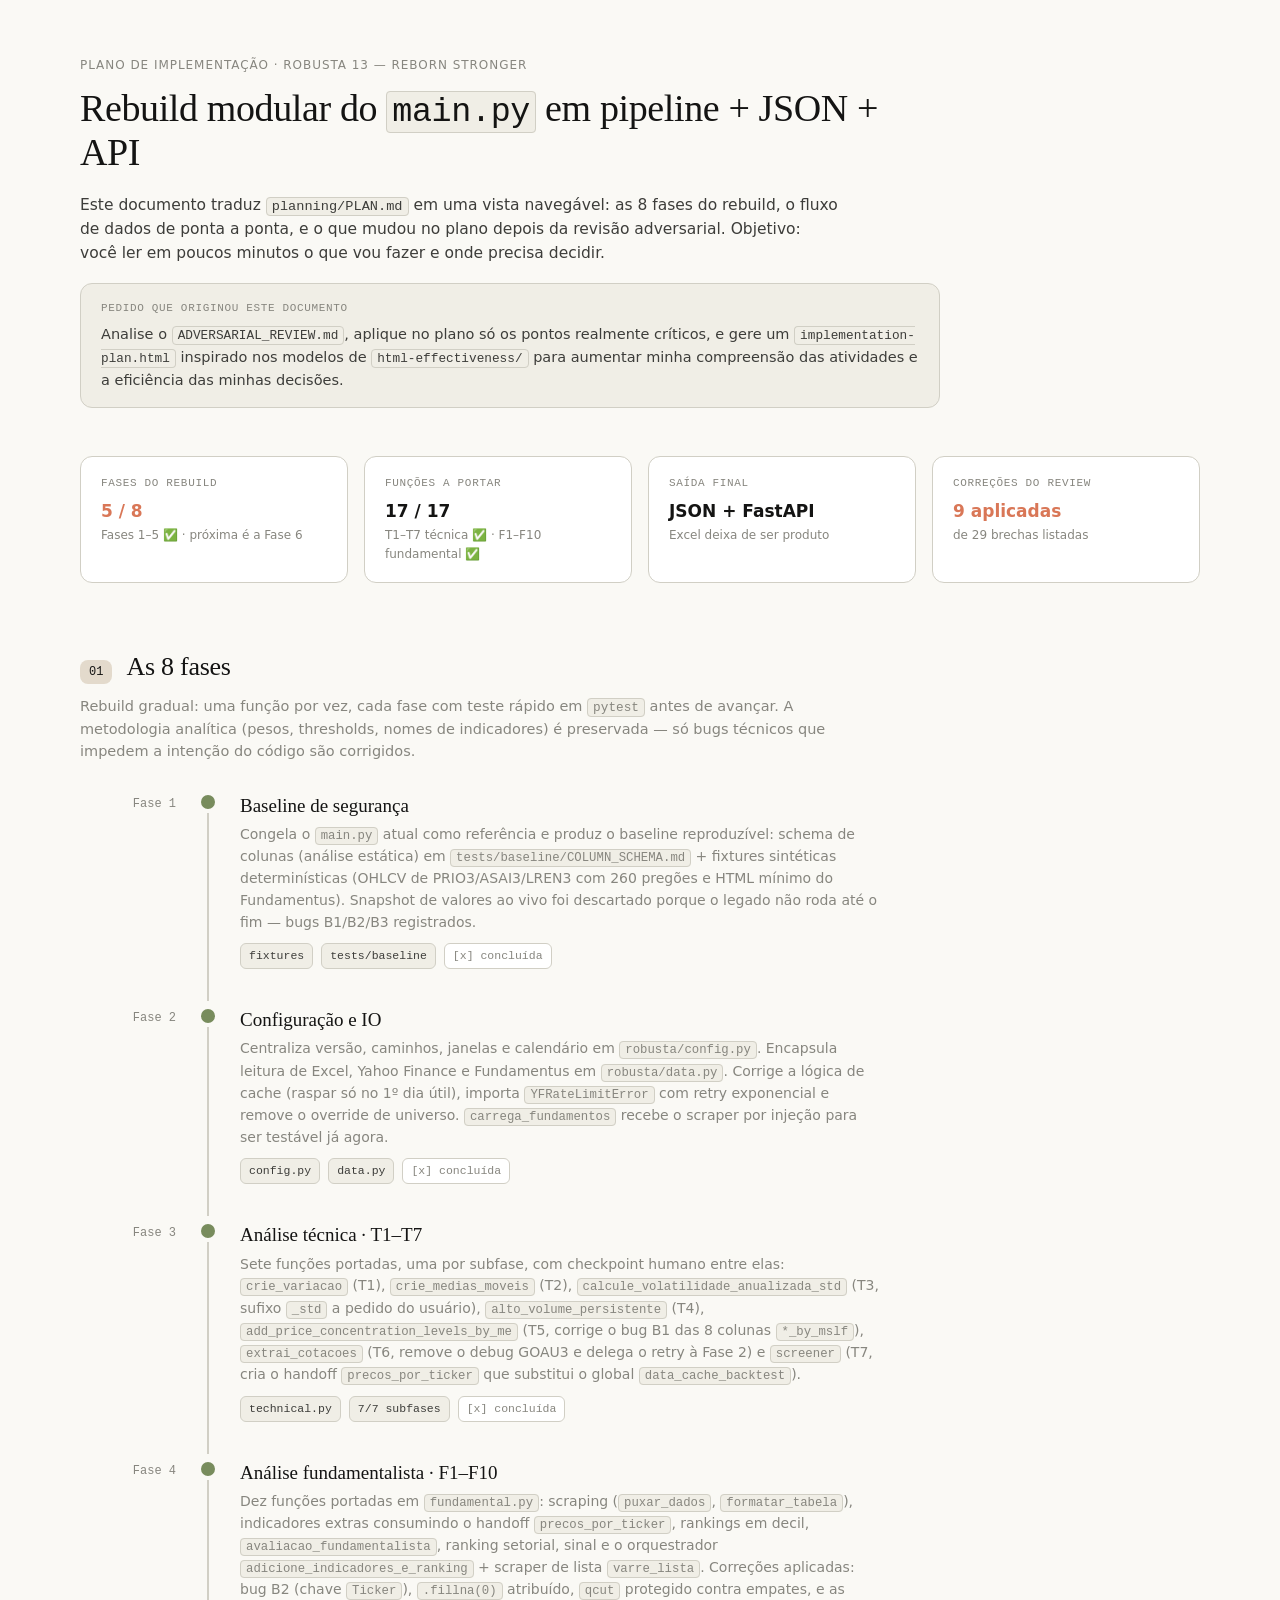
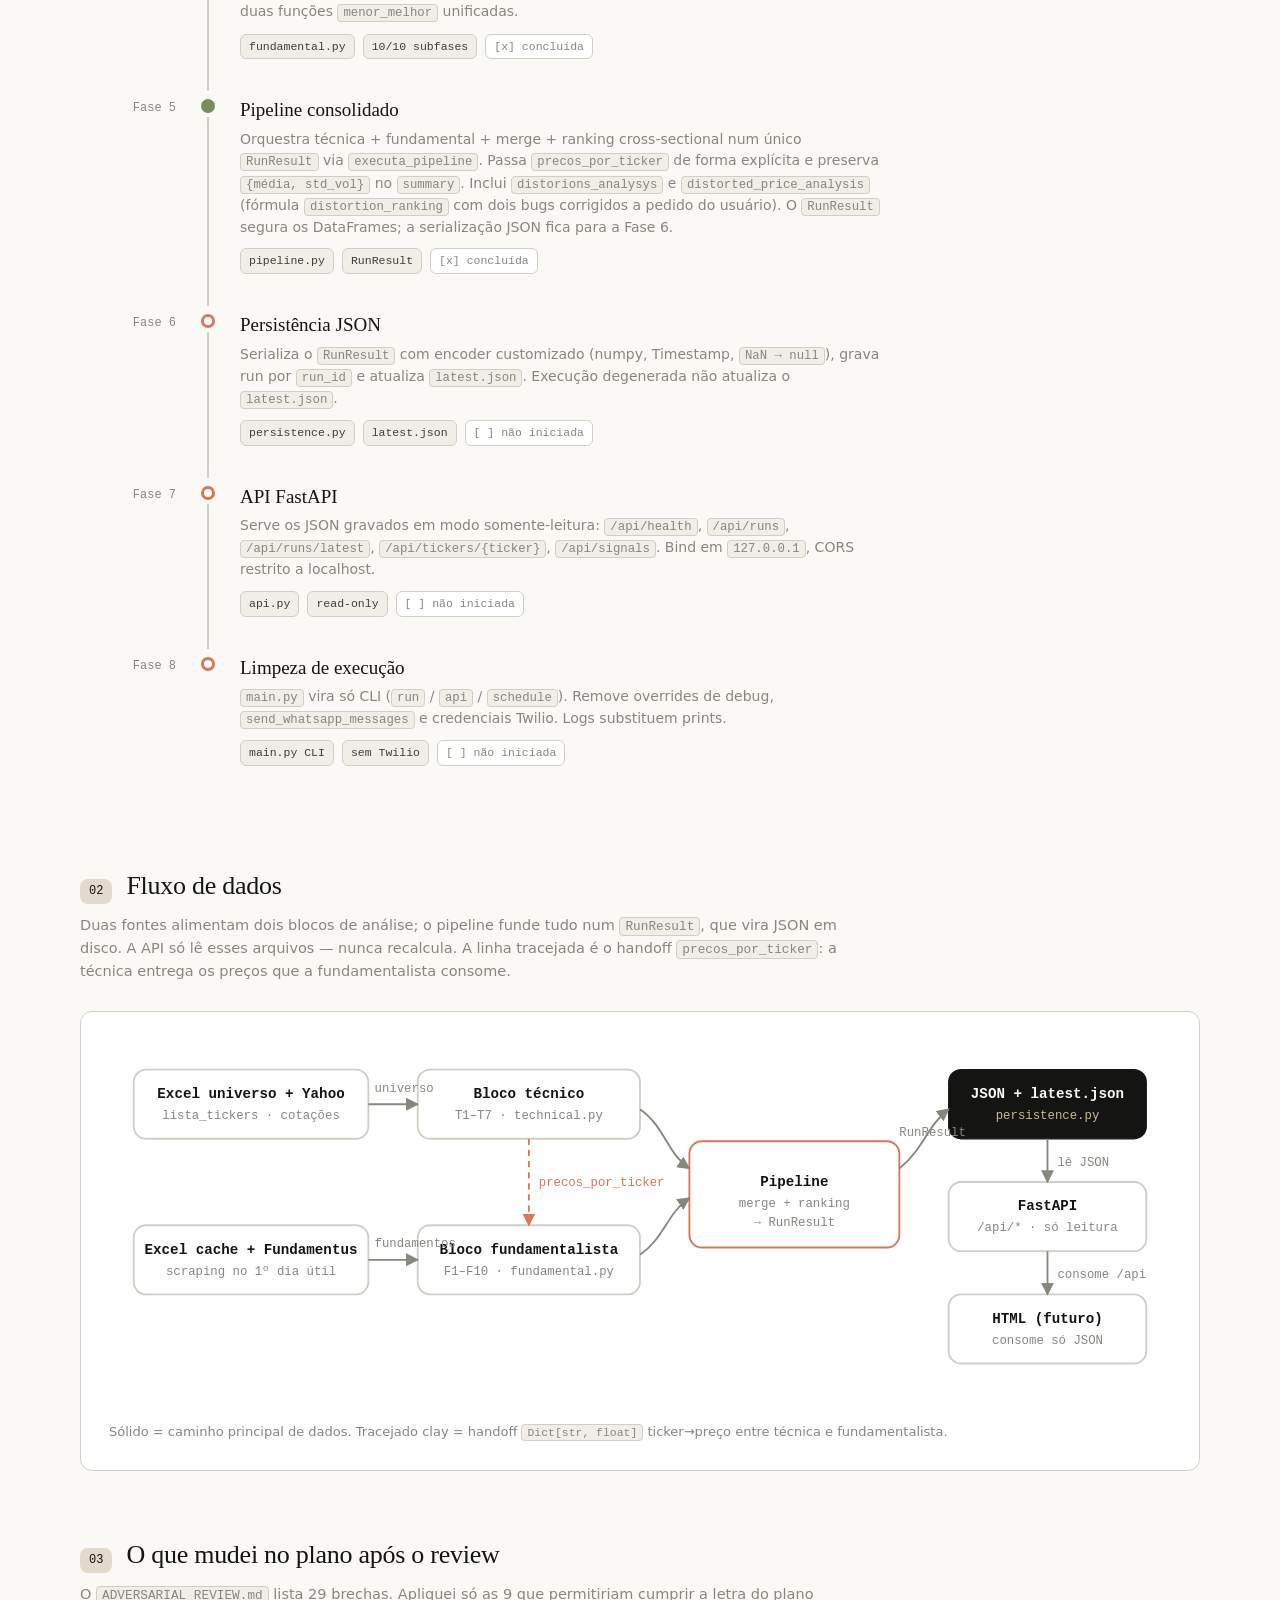
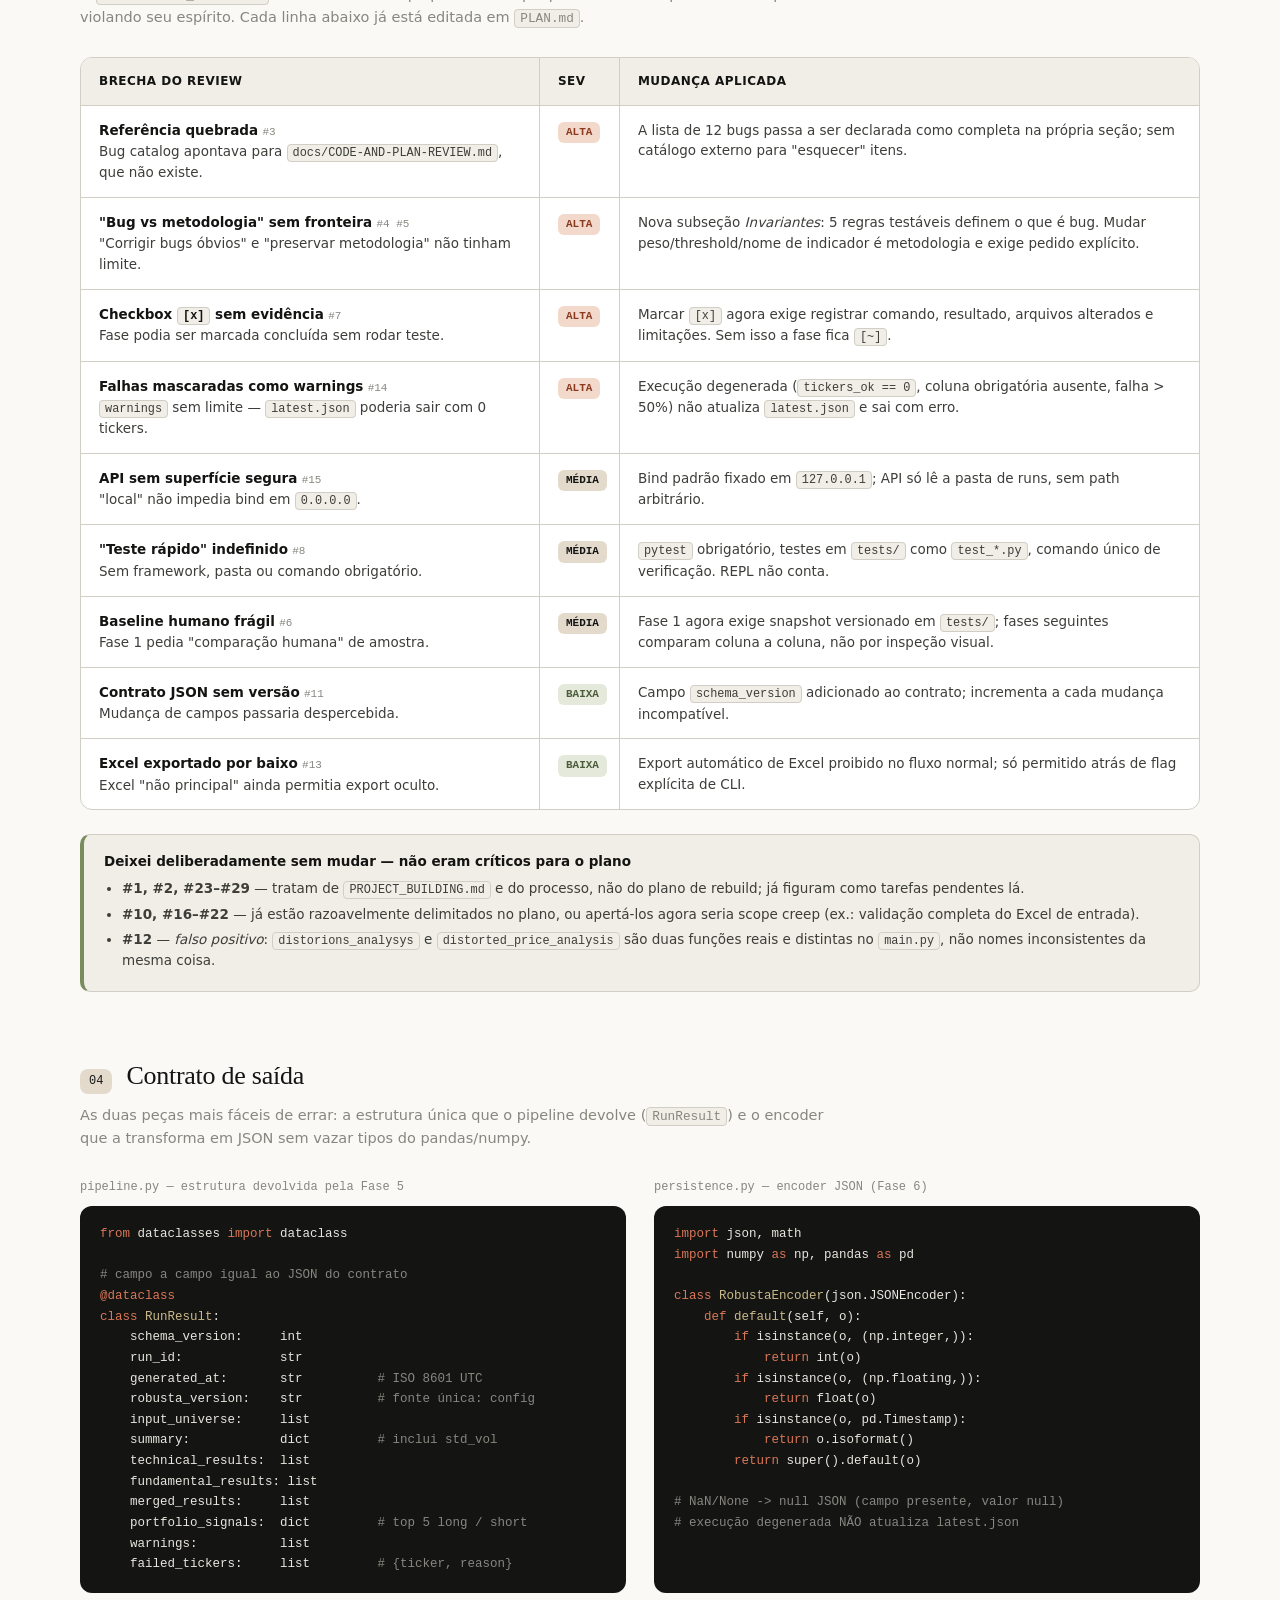
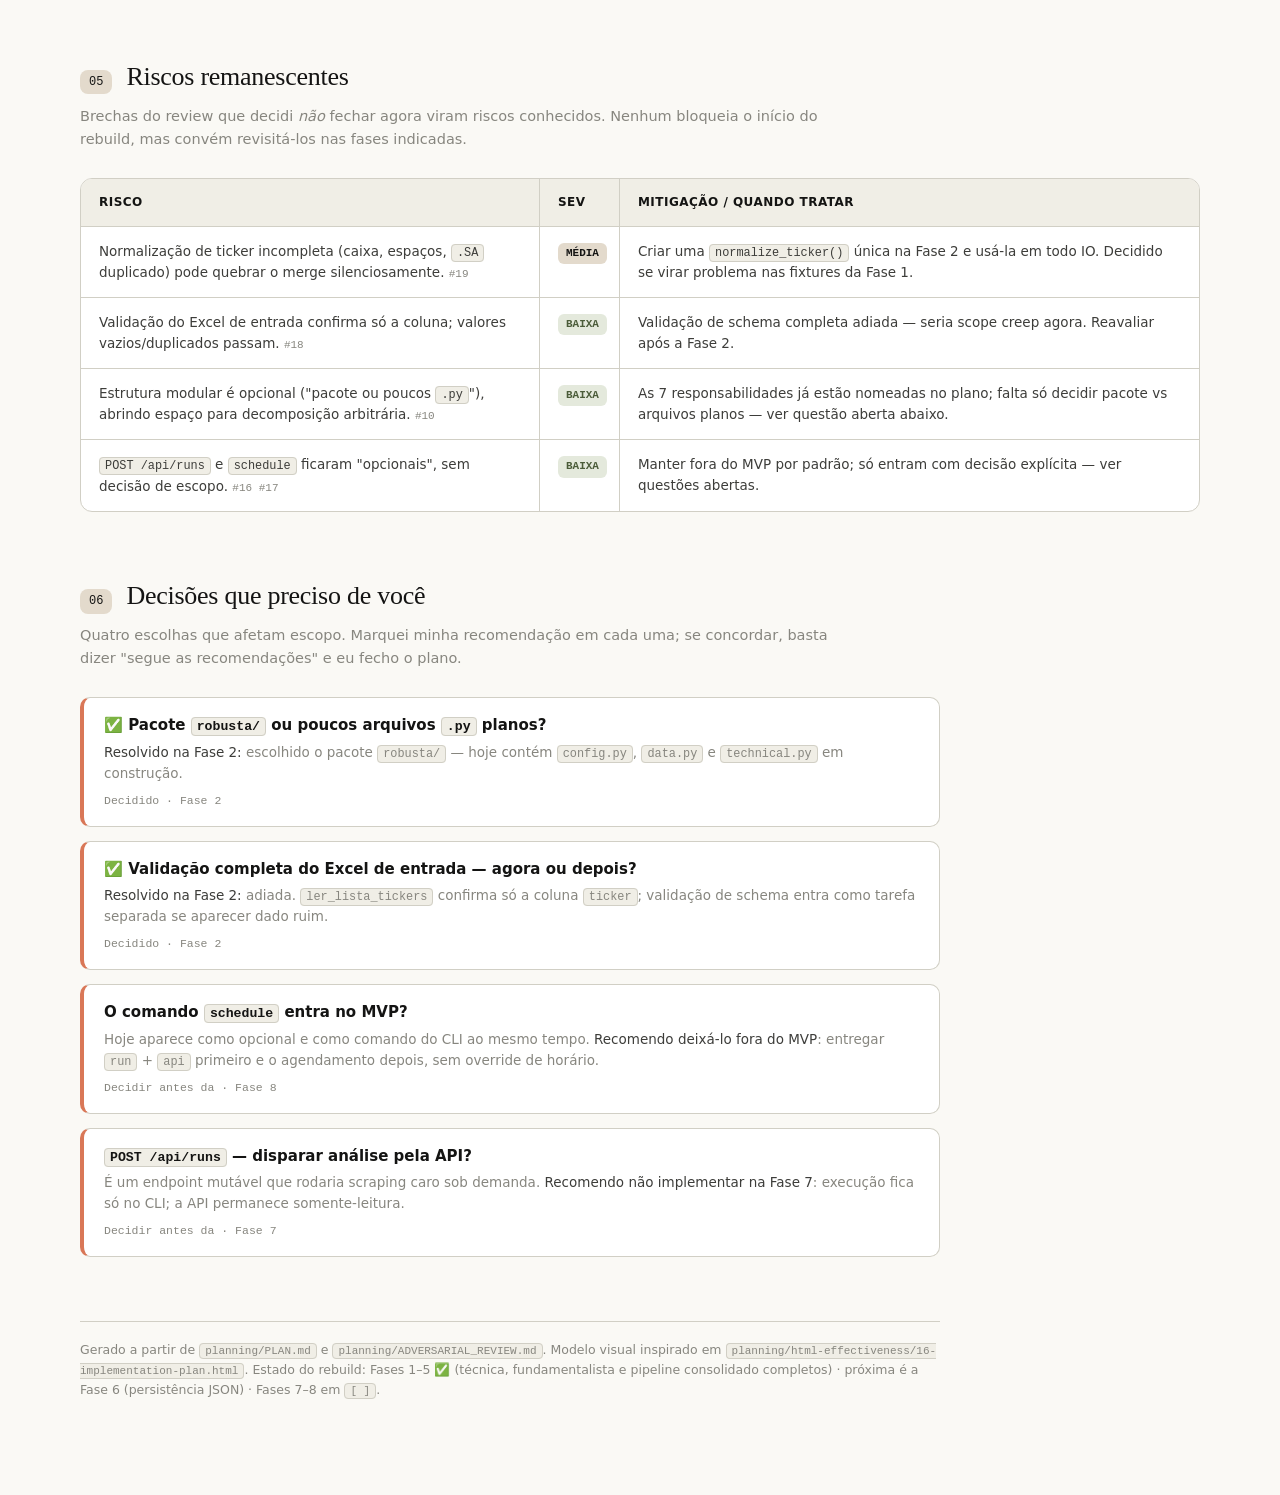
<file: planning/implementation-plan.html>
<!DOCTYPE html>
<html lang="pt-BR">
<head>
  <meta charset="UTF-8">
  <meta name="viewport" content="width=device-width, initial-scale=1.0">
  <title>ROBUSTA — Plano de implementação do rebuild modular</title>
  <style>
    :root {
      --ivory:    #FAF9F5;
      --slate:    #141413;
      --clay:     #D97757;
      --oat:      #E3DACC;
      --olive:    #788C5D;
      --gray-150: #F0EEE6;
      --gray-300: #D1CFC5;
      --gray-500: #87867F;
      --gray-700: #3D3D3A;
      --white:    #FFFFFF;

      --serif: ui-serif, Georgia, 'Times New Roman', serif;
      --sans:  system-ui, -apple-system, 'Segoe UI', Roboto, sans-serif;
      --mono:  ui-monospace, 'SF Mono', Menlo, Monaco, monospace;
    }

    * { margin: 0; padding: 0; box-sizing: border-box; }

    body {
      font-family: var(--sans);
      background: var(--ivory);
      color: var(--gray-700);
      line-height: 1.55;
      padding: 56px 32px 120px;
      -webkit-font-smoothing: antialiased;
    }

    .page { max-width: 1120px; margin: 0 auto; }

    /* ---------- header ---------- */

    header.page-head { margin-bottom: 48px; max-width: 860px; }

    .eyebrow {
      font-size: 12px;
      letter-spacing: 0.08em;
      text-transform: uppercase;
      color: var(--gray-500);
      margin-bottom: 12px;
    }

    h1 {
      font-family: var(--serif);
      font-weight: 500;
      font-size: 38px;
      line-height: 1.15;
      color: var(--slate);
      margin-bottom: 18px;
      letter-spacing: -0.01em;
    }

    .lede { font-size: 15.5px; color: var(--gray-700); margin-bottom: 18px; max-width: 760px; }

    .prompt-box {
      background: var(--gray-150);
      border: 1.5px solid var(--gray-300);
      border-radius: 12px;
      padding: 16px 20px;
      font-size: 14.5px;
      color: var(--gray-700);
    }
    .prompt-box .label {
      font-family: var(--mono);
      font-size: 11px;
      text-transform: uppercase;
      letter-spacing: 0.06em;
      color: var(--gray-500);
      display: block;
      margin-bottom: 6px;
    }

    /* ---------- section chrome ---------- */

    section { margin-bottom: 64px; }

    .sec-head {
      display: flex;
      align-items: baseline;
      gap: 14px;
      margin-bottom: 8px;
    }
    .sec-head .num {
      font-family: var(--mono);
      font-size: 12px;
      background: var(--oat);
      color: var(--slate);
      padding: 3px 9px;
      border-radius: 8px;
    }
    .sec-head h2 {
      font-family: var(--serif);
      font-weight: 500;
      font-size: 26px;
      color: var(--slate);
      letter-spacing: -0.01em;
    }
    .sec-intro {
      font-size: 14.5px;
      color: var(--gray-500);
      max-width: 760px;
      margin-bottom: 28px;
    }

    code {
      font-family: var(--mono);
      font-size: 0.88em;
      background: var(--gray-150);
      border: 1px solid var(--gray-300);
      border-radius: 4px;
      padding: 1px 5px;
    }

    /* ---------- summary strip ---------- */

    .summary {
      display: grid;
      grid-template-columns: repeat(4, 1fr);
      gap: 16px;
      margin-bottom: 64px;
    }
    @media (max-width: 900px) { .summary { grid-template-columns: repeat(2, 1fr); } }
    .summary .cell {
      background: var(--white);
      border: 1.5px solid var(--gray-300);
      border-radius: 12px;
      padding: 18px 20px;
    }
    .summary .k {
      font-family: var(--mono);
      font-size: 11px;
      text-transform: uppercase;
      letter-spacing: 0.06em;
      color: var(--gray-500);
      margin-bottom: 6px;
    }
    .summary .v {
      font-size: 17px;
      color: var(--slate);
      font-weight: 600;
    }
    .summary .v.accent { color: var(--clay); }
    .summary .sub { font-size: 12px; color: var(--gray-500); font-weight: 400; margin-top: 2px; }

    /* ---------- milestone timeline ---------- */

    .milestones { display: flex; flex-direction: column; gap: 0; }
    .milestone {
      display: grid;
      grid-template-columns: 96px 28px 1fr;
      gap: 0 18px;
      position: relative;
    }
    .milestone .when {
      text-align: right;
      font-family: var(--mono);
      font-size: 12px;
      color: var(--gray-500);
      padding-top: 4px;
    }
    .milestone .dot-col {
      display: flex;
      flex-direction: column;
      align-items: center;
    }
    .milestone .dot {
      width: 14px; height: 14px;
      border-radius: 50%;
      background: var(--white);
      border: 3px solid var(--clay);
      margin-top: 4px;
      flex-shrink: 0;
    }
    .milestone .dot.done { background: var(--olive); border-color: var(--olive); }
    .milestone .line {
      width: 2px;
      flex: 1;
      background: var(--gray-300);
      margin: 4px 0;
    }
    .milestone:last-child .line { display: none; }
    .milestone .body { padding-bottom: 36px; }
    .milestone .body h3 {
      font-family: var(--serif);
      font-weight: 500;
      font-size: 19px;
      color: var(--slate);
      margin-bottom: 4px;
    }
    .milestone .body p { font-size: 14px; color: var(--gray-500); margin-bottom: 10px; max-width: 640px; }
    .milestone .tags { display: flex; gap: 8px; flex-wrap: wrap; }
    .milestone .tag {
      font-family: var(--mono);
      font-size: 11.5px;
      background: var(--gray-150);
      border: 1px solid var(--gray-300);
      border-radius: 6px;
      padding: 3px 8px;
      color: var(--gray-700);
    }
    .milestone .tag.state {
      background: var(--white);
      color: var(--gray-500);
    }

    /* ---------- data flow diagram ---------- */

    .diagram {
      background: var(--white);
      border: 1.5px solid var(--gray-300);
      border-radius: 12px;
      padding: 28px;
      overflow-x: auto;
    }
    .diagram svg { display: block; min-width: 760px; }
    .diagram text { font-family: var(--mono); }
    .caption { font-size: 13px; color: var(--gray-500); margin-top: 12px; }

    /* ---------- code panel ---------- */

    .code-grid { display: grid; grid-template-columns: 1fr 1fr; gap: 28px; }
    @media (max-width: 980px) { .code-grid { grid-template-columns: 1fr; } }
    .code-block { display: flex; flex-direction: column; gap: 10px; }
    .code-block .file-label {
      font-family: var(--mono);
      font-size: 12px;
      color: var(--gray-500);
    }
    .code {
      background: var(--slate);
      border-radius: 12px;
      padding: 18px 20px;
      overflow-x: auto;
      flex: 1;
    }
    .code pre {
      font-family: var(--mono);
      font-size: 12.5px;
      line-height: 1.65;
      color: #E8E6DE;
      white-space: pre;
    }
    .code .kw  { color: var(--clay); }
    .code .str { color: var(--olive); }
    .code .cm  { color: var(--gray-500); }
    .code .fn  { color: #C9B98A; }

    /* ---------- tables (changes + risks) ---------- */

    .grid-table {
      border: 1.5px solid var(--gray-300);
      border-radius: 12px;
      overflow: hidden;
      background: var(--white);
    }
    .grid-table .row {
      display: grid;
      grid-template-columns: 1.5fr 80px 1.9fr;
      gap: 0;
    }
    @media (max-width: 780px) { .grid-table .row { grid-template-columns: 1fr; } }
    .grid-table .row + .row { border-top: 1.5px solid var(--gray-300); }
    .grid-table .cell { padding: 14px 18px; font-size: 13.5px; }
    .grid-table .cell + .cell { border-left: 1.5px solid var(--gray-300); }
    @media (max-width: 780px) { .grid-table .cell + .cell { border-left: none; border-top: 1px dashed var(--gray-300); } }
    .grid-table .head { background: var(--gray-150); font-weight: 600; color: var(--slate); font-size: 12px; text-transform: uppercase; letter-spacing: 0.04em; }
    .grid-table .cell strong { color: var(--slate); }
    .ref { font-family: var(--mono); font-size: 11px; color: var(--gray-500); }

    .sev {
      display: inline-block;
      font-family: var(--mono);
      font-size: 11px;
      padding: 2px 8px;
      border-radius: 6px;
      font-weight: 600;
    }
    .sev.high { background: #F3D9CC; color: #8A3B1E; }
    .sev.med  { background: var(--oat); color: var(--slate); }
    .sev.low  { background: #E4E9DC; color: #4B5C39; }

    /* ---------- "not changed" note ---------- */

    .note {
      background: var(--gray-150);
      border: 1.5px solid var(--gray-300);
      border-left: 4px solid var(--olive);
      border-radius: 10px;
      padding: 16px 20px;
      margin-top: 24px;
      font-size: 13.5px;
      color: var(--gray-700);
    }
    .note .nt { font-weight: 600; color: var(--slate); margin-bottom: 6px; }
    .note ul { margin: 6px 0 0 18px; }
    .note li { margin-bottom: 4px; }

    /* ---------- open questions ---------- */

    .open-q { display: flex; flex-direction: column; gap: 14px; max-width: 860px; }
    .q {
      background: var(--white);
      border: 1.5px solid var(--gray-300);
      border-left: 4px solid var(--clay);
      border-radius: 10px;
      padding: 16px 20px;
    }
    .q .qt { font-weight: 600; font-size: 15px; color: var(--slate); margin-bottom: 4px; }
    .q .qd { font-size: 13.5px; color: var(--gray-500); }
    .q .qd .opt { color: var(--gray-700); }
    .q .owner {
      font-family: var(--mono);
      font-size: 11.5px;
      color: var(--gray-500);
      margin-top: 8px;
    }

    footer {
      border-top: 1.5px solid var(--gray-300);
      padding-top: 18px;
      font-size: 12.5px;
      color: var(--gray-500);
      max-width: 860px;
    }
  </style>
</head>
<body>
  <div class="page">

    <header class="page-head">
      <div class="eyebrow">Plano de implementação · ROBUSTA 13 — Reborn Stronger</div>
      <h1>Rebuild modular do <code>main.py</code> em pipeline + JSON + API</h1>
      <p class="lede">
        Este documento traduz <code>planning/PLAN.md</code> em uma vista navegável: as 8 fases do rebuild,
        o fluxo de dados de ponta a ponta, e o que mudou no plano depois da revisão adversarial.
        Objetivo: você ler em poucos minutos o que vou fazer e onde precisa decidir.
      </p>
      <div class="prompt-box">
        <span class="label">Pedido que originou este documento</span>
        Analise o <code>ADVERSARIAL_REVIEW.md</code>, aplique no plano só os pontos realmente
        críticos, e gere um <code>implementation-plan.html</code> inspirado nos modelos de
        <code>html-effectiveness/</code> para aumentar minha compreensão das atividades e a
        eficiência das minhas decisões.
      </div>
    </header>

    <!-- ============================================================= -->

    <div class="summary">
      <div class="cell">
        <div class="k">Fases do rebuild</div>
        <div class="v accent">5 / 8</div>
        <div class="sub">Fases 1–5 ✅ · próxima é a Fase 6</div>
      </div>
      <div class="cell">
        <div class="k">Funções a portar</div>
        <div class="v">17 / 17</div>
        <div class="sub">T1–T7 técnica ✅ · F1–F10 fundamental ✅</div>
      </div>
      <div class="cell">
        <div class="k">Saída final</div>
        <div class="v">JSON + FastAPI</div>
        <div class="sub">Excel deixa de ser produto</div>
      </div>
      <div class="cell">
        <div class="k">Correções do review</div>
        <div class="v accent">9 aplicadas</div>
        <div class="sub">de 29 brechas listadas</div>
      </div>
    </div>

    <!-- ============================================================= -->

    <section>
      <div class="sec-head"><span class="num">01</span><h2>As 8 fases</h2></div>
      <p class="sec-intro">
        Rebuild gradual: uma função por vez, cada fase com teste rápido em <code>pytest</code> antes
        de avançar. A metodologia analítica (pesos, thresholds, nomes de indicadores) é preservada —
        só bugs técnicos que impedem a intenção do código são corrigidos.
      </p>

      <div class="milestones">
        <div class="milestone">
          <div class="when">Fase 1</div>
          <div class="dot-col"><span class="dot done"></span><span class="line"></span></div>
          <div class="body">
            <h3>Baseline de segurança</h3>
            <p>Congela o <code>main.py</code> atual como referência e produz o baseline reproduzível: schema de colunas (análise estática) em <code>tests/baseline/COLUMN_SCHEMA.md</code> + fixtures sintéticas determinísticas (OHLCV de PRIO3/ASAI3/LREN3 com 260 pregões e HTML mínimo do Fundamentus). Snapshot de valores ao vivo foi descartado porque o legado não roda até o fim — bugs B1/B2/B3 registrados.</p>
            <div class="tags"><span class="tag">fixtures</span><span class="tag">tests/baseline</span><span class="tag state">[x] concluída</span></div>
          </div>
        </div>

        <div class="milestone">
          <div class="when">Fase 2</div>
          <div class="dot-col"><span class="dot done"></span><span class="line"></span></div>
          <div class="body">
            <h3>Configuração e IO</h3>
            <p>Centraliza versão, caminhos, janelas e calendário em <code>robusta/config.py</code>. Encapsula leitura de Excel, Yahoo Finance e Fundamentus em <code>robusta/data.py</code>. Corrige a lógica de cache (raspar só no 1º dia útil), importa <code>YFRateLimitError</code> com retry exponencial e remove o override de universo. <code>carrega_fundamentos</code> recebe o scraper por injeção para ser testável já agora.</p>
            <div class="tags"><span class="tag">config.py</span><span class="tag">data.py</span><span class="tag state">[x] concluída</span></div>
          </div>
        </div>

        <div class="milestone">
          <div class="when">Fase 3</div>
          <div class="dot-col"><span class="dot done"></span><span class="line"></span></div>
          <div class="body">
            <h3>Análise técnica · T1–T7</h3>
            <p>Sete funções portadas, uma por subfase, com checkpoint humano entre elas: <code>crie_variacao</code> (T1), <code>crie_medias_moveis</code> (T2), <code>calcule_volatilidade_anualizada_std</code> (T3, sufixo <code>_std</code> a pedido do usuário), <code>alto_volume_persistente</code> (T4), <code>add_price_concentration_levels_by_me</code> (T5, corrige o bug B1 das 8 colunas <code>*_by_mslf</code>), <code>extrai_cotacoes</code> (T6, remove o debug GOAU3 e delega o retry à Fase 2) e <code>screener</code> (T7, cria o handoff <code>precos_por_ticker</code> que substitui o global <code>data_cache_backtest</code>).</p>
            <div class="tags"><span class="tag">technical.py</span><span class="tag">7/7 subfases</span><span class="tag state">[x] concluída</span></div>
          </div>
        </div>

        <div class="milestone">
          <div class="when">Fase 4</div>
          <div class="dot-col"><span class="dot done"></span><span class="line"></span></div>
          <div class="body">
            <h3>Análise fundamentalista · F1–F10</h3>
            <p>Dez funções portadas em <code>fundamental.py</code>: scraping (<code>puxar_dados</code>, <code>formatar_tabela</code>), indicadores extras consumindo o handoff <code>precos_por_ticker</code>, rankings em decil, <code>avaliacao_fundamentalista</code>, ranking setorial, sinal e o orquestrador <code>adicione_indicadores_e_ranking</code> + scraper de lista <code>varre_lista</code>. Correções aplicadas: bug B2 (chave <code>Ticker</code>), <code>.fillna(0)</code> atribuído, <code>qcut</code> protegido contra empates, e as duas funções <code>menor_melhor</code> unificadas.</p>
            <div class="tags"><span class="tag">fundamental.py</span><span class="tag">10/10 subfases</span><span class="tag state">[x] concluída</span></div>
          </div>
        </div>

        <div class="milestone">
          <div class="when">Fase 5</div>
          <div class="dot-col"><span class="dot done"></span><span class="line"></span></div>
          <div class="body">
            <h3>Pipeline consolidado</h3>
            <p>Orquestra técnica + fundamental + merge + ranking cross-sectional num único <code>RunResult</code> via <code>executa_pipeline</code>. Passa <code>precos_por_ticker</code> de forma explícita e preserva <code>{média, std_vol}</code> no <code>summary</code>. Inclui <code>distorions_analysys</code> e <code>distorted_price_analysis</code> (fórmula <code>distortion_ranking</code> com dois bugs corrigidos a pedido do usuário). O <code>RunResult</code> segura os DataFrames; a serialização JSON fica para a Fase 6.</p>
            <div class="tags"><span class="tag">pipeline.py</span><span class="tag">RunResult</span><span class="tag state">[x] concluída</span></div>
          </div>
        </div>

        <div class="milestone">
          <div class="when">Fase 6</div>
          <div class="dot-col"><span class="dot"></span><span class="line"></span></div>
          <div class="body">
            <h3>Persistência JSON</h3>
            <p>Serializa o <code>RunResult</code> com encoder customizado (numpy, Timestamp, <code>NaN → null</code>), grava run por <code>run_id</code> e atualiza <code>latest.json</code>. Execução degenerada não atualiza o <code>latest.json</code>.</p>
            <div class="tags"><span class="tag">persistence.py</span><span class="tag">latest.json</span><span class="tag state">[ ] não iniciada</span></div>
          </div>
        </div>

        <div class="milestone">
          <div class="when">Fase 7</div>
          <div class="dot-col"><span class="dot"></span><span class="line"></span></div>
          <div class="body">
            <h3>API FastAPI</h3>
            <p>Serve os JSON gravados em modo somente-leitura: <code>/api/health</code>, <code>/api/runs</code>, <code>/api/runs/latest</code>, <code>/api/tickers/{ticker}</code>, <code>/api/signals</code>. Bind em <code>127.0.0.1</code>, CORS restrito a localhost.</p>
            <div class="tags"><span class="tag">api.py</span><span class="tag">read-only</span><span class="tag state">[ ] não iniciada</span></div>
          </div>
        </div>

        <div class="milestone">
          <div class="when">Fase 8</div>
          <div class="dot-col"><span class="dot"></span><span class="line"></span></div>
          <div class="body">
            <h3>Limpeza de execução</h3>
            <p><code>main.py</code> vira só CLI (<code>run</code> / <code>api</code> / <code>schedule</code>). Remove overrides de debug, <code>send_whatsapp_messages</code> e credenciais Twilio. Logs substituem prints.</p>
            <div class="tags"><span class="tag">main.py CLI</span><span class="tag">sem Twilio</span><span class="tag state">[ ] não iniciada</span></div>
          </div>
        </div>
      </div>
    </section>

    <!-- ============================================================= -->

    <section>
      <div class="sec-head"><span class="num">02</span><h2>Fluxo de dados</h2></div>
      <p class="sec-intro">
        Duas fontes alimentam dois blocos de análise; o pipeline funde tudo num <code>RunResult</code>,
        que vira JSON em disco. A API só lê esses arquivos — nunca recalcula. A linha tracejada é o
        handoff <code>precos_por_ticker</code>: a técnica entrega os preços que a fundamentalista consome.
      </p>

      <div class="diagram">
        <svg viewBox="0 0 860 300" xmlns="http://www.w3.org/2000/svg">
          <defs>
            <marker id="arrow" viewBox="0 0 10 10" refX="9" refY="5" markerWidth="7" markerHeight="7" orient="auto-start-reverse">
              <path d="M0,0 L10,5 L0,10 z" fill="#87867F"/>
            </marker>
            <marker id="arrowClay" viewBox="0 0 10 10" refX="9" refY="5" markerWidth="7" markerHeight="7" orient="auto-start-reverse">
              <path d="M0,0 L10,5 L0,10 z" fill="#D97757"/>
            </marker>
          </defs>

          <!-- boxes -->
          <g font-size="11.5" fill="#141413">
            <rect x="20" y="24" width="190" height="56" rx="10" fill="#FFFFFF" stroke="#D1CFC5" stroke-width="1.5"/>
            <text x="115" y="47" text-anchor="middle" font-weight="600">Excel universo + Yahoo</text>
            <text x="115" y="64" text-anchor="middle" fill="#87867F" font-size="10">lista_tickers · cotações</text>

            <rect x="20" y="150" width="190" height="56" rx="10" fill="#FFFFFF" stroke="#D1CFC5" stroke-width="1.5"/>
            <text x="115" y="173" text-anchor="middle" font-weight="600">Excel cache + Fundamentus</text>
            <text x="115" y="190" text-anchor="middle" fill="#87867F" font-size="10">scraping no 1º dia útil</text>

            <rect x="250" y="24" width="180" height="56" rx="10" fill="#FFFFFF" stroke="#D1CFC5" stroke-width="1.5"/>
            <text x="340" y="47" text-anchor="middle" font-weight="600">Bloco técnico</text>
            <text x="340" y="64" text-anchor="middle" fill="#87867F" font-size="10">T1–T7 · technical.py</text>

            <rect x="250" y="150" width="180" height="56" rx="10" fill="#FFFFFF" stroke="#D1CFC5" stroke-width="1.5"/>
            <text x="340" y="173" text-anchor="middle" font-weight="600">Bloco fundamentalista</text>
            <text x="340" y="190" text-anchor="middle" fill="#87867F" font-size="10">F1–F10 · fundamental.py</text>

            <rect x="470" y="82" width="170" height="86" rx="10" fill="#FFFFFF" stroke="#D97757" stroke-width="1.5"/>
            <text x="555" y="118" text-anchor="middle" font-weight="600">Pipeline</text>
            <text x="555" y="135" text-anchor="middle" fill="#87867F" font-size="10">merge + ranking</text>
            <text x="555" y="151" text-anchor="middle" fill="#87867F" font-size="10">→ RunResult</text>

            <rect x="680" y="24" width="160" height="56" rx="10" fill="#141413" stroke="#141413"/>
            <text x="760" y="47" text-anchor="middle" font-weight="600" fill="#FAF9F5">JSON + latest.json</text>
            <text x="760" y="64" text-anchor="middle" fill="#C9B98A" font-size="10">persistence.py</text>

            <rect x="680" y="115" width="160" height="56" rx="10" fill="#FFFFFF" stroke="#D1CFC5" stroke-width="1.5"/>
            <text x="760" y="138" text-anchor="middle" font-weight="600">FastAPI</text>
            <text x="760" y="155" text-anchor="middle" fill="#87867F" font-size="10">/api/* · só leitura</text>

            <rect x="680" y="206" width="160" height="56" rx="10" fill="#FFFFFF" stroke="#D1CFC5" stroke-width="1.5"/>
            <text x="760" y="229" text-anchor="middle" font-weight="600">HTML (futuro)</text>
            <text x="760" y="246" text-anchor="middle" fill="#87867F" font-size="10">consome só JSON</text>
          </g>

          <!-- solid arrows -->
          <g stroke="#87867F" stroke-width="1.5" fill="none">
            <path d="M210 52 L250 52" marker-end="url(#arrow)"/>
            <path d="M210 178 L250 178" marker-end="url(#arrow)"/>
            <path d="M430 56 C 450 70, 452 92, 470 104" marker-end="url(#arrow)"/>
            <path d="M430 174 C 450 160, 452 140, 470 128" marker-end="url(#arrow)"/>
            <path d="M640 104 C 660 88, 662 70, 680 56" marker-end="url(#arrow)"/>
            <path d="M760 80 L760 115" marker-end="url(#arrow)"/>
            <path d="M760 171 L760 206" marker-end="url(#arrow)"/>
          </g>

          <!-- dashed handoff -->
          <g stroke="#D97757" stroke-width="1.5" fill="none" stroke-dasharray="5 4">
            <path d="M340 80 L340 150" marker-end="url(#arrowClay)"/>
          </g>

          <!-- edge labels -->
          <g font-size="10" fill="#87867F">
            <text x="215" y="42">universo</text>
            <text x="215" y="168">fundamentos</text>
            <text x="640" y="78">RunResult</text>
            <text x="768" y="102">lê JSON</text>
            <text x="768" y="193">consome /api</text>
          </g>
          <g font-size="10" fill="#D97757">
            <text x="348" y="118">precos_por_ticker</text>
          </g>
        </svg>
        <p class="caption">Sólido = caminho principal de dados. Tracejado clay = handoff <code>Dict[str, float]</code> ticker→preço entre técnica e fundamentalista.</p>
      </div>
    </section>

    <!-- ============================================================= -->

    <section>
      <div class="sec-head"><span class="num">03</span><h2>O que mudei no plano após o review</h2></div>
      <p class="sec-intro">
        O <code>ADVERSARIAL_REVIEW.md</code> lista 29 brechas. Apliquei só as 9 que permitiriam
        cumprir a letra do plano violando seu espírito. Cada linha abaixo já está editada em
        <code>PLAN.md</code>.
      </p>

      <div class="grid-table">
        <div class="row">
          <div class="cell head">Brecha do review</div>
          <div class="cell head">Sev</div>
          <div class="cell head">Mudança aplicada</div>
        </div>
        <div class="row">
          <div class="cell"><strong>Referência quebrada</strong> <span class="ref">#3</span><br>Bug catalog apontava para <code>docs/CODE-AND-PLAN-REVIEW.md</code>, que não existe.</div>
          <div class="cell"><span class="sev high">ALTA</span></div>
          <div class="cell">A lista de 12 bugs passa a ser declarada como completa na própria seção; sem catálogo externo para "esquecer" itens.</div>
        </div>
        <div class="row">
          <div class="cell"><strong>"Bug vs metodologia" sem fronteira</strong> <span class="ref">#4 #5</span><br>"Corrigir bugs óbvios" e "preservar metodologia" não tinham limite.</div>
          <div class="cell"><span class="sev high">ALTA</span></div>
          <div class="cell">Nova subseção <em>Invariantes</em>: 5 regras testáveis definem o que é bug. Mudar peso/threshold/nome de indicador é metodologia e exige pedido explícito.</div>
        </div>
        <div class="row">
          <div class="cell"><strong>Checkbox <code>[x]</code> sem evidência</strong> <span class="ref">#7</span><br>Fase podia ser marcada concluída sem rodar teste.</div>
          <div class="cell"><span class="sev high">ALTA</span></div>
          <div class="cell">Marcar <code>[x]</code> agora exige registrar comando, resultado, arquivos alterados e limitações. Sem isso a fase fica <code>[~]</code>.</div>
        </div>
        <div class="row">
          <div class="cell"><strong>Falhas mascaradas como warnings</strong> <span class="ref">#14</span><br><code>warnings</code> sem limite — <code>latest.json</code> poderia sair com 0 tickers.</div>
          <div class="cell"><span class="sev high">ALTA</span></div>
          <div class="cell">Execução degenerada (<code>tickers_ok == 0</code>, coluna obrigatória ausente, falha &gt; 50%) não atualiza <code>latest.json</code> e sai com erro.</div>
        </div>
        <div class="row">
          <div class="cell"><strong>API sem superfície segura</strong> <span class="ref">#15</span><br>"local" não impedia bind em <code>0.0.0.0</code>.</div>
          <div class="cell"><span class="sev med">MÉDIA</span></div>
          <div class="cell">Bind padrão fixado em <code>127.0.0.1</code>; API só lê a pasta de runs, sem path arbitrário.</div>
        </div>
        <div class="row">
          <div class="cell"><strong>"Teste rápido" indefinido</strong> <span class="ref">#8</span><br>Sem framework, pasta ou comando obrigatório.</div>
          <div class="cell"><span class="sev med">MÉDIA</span></div>
          <div class="cell"><code>pytest</code> obrigatório, testes em <code>tests/</code> como <code>test_*.py</code>, comando único de verificação. REPL não conta.</div>
        </div>
        <div class="row">
          <div class="cell"><strong>Baseline humano frágil</strong> <span class="ref">#6</span><br>Fase 1 pedia "comparação humana" de amostra.</div>
          <div class="cell"><span class="sev med">MÉDIA</span></div>
          <div class="cell">Fase 1 agora exige snapshot versionado em <code>tests/</code>; fases seguintes comparam coluna a coluna, não por inspeção visual.</div>
        </div>
        <div class="row">
          <div class="cell"><strong>Contrato JSON sem versão</strong> <span class="ref">#11</span><br>Mudança de campos passaria despercebida.</div>
          <div class="cell"><span class="sev low">BAIXA</span></div>
          <div class="cell">Campo <code>schema_version</code> adicionado ao contrato; incrementa a cada mudança incompatível.</div>
        </div>
        <div class="row">
          <div class="cell"><strong>Excel exportado por baixo</strong> <span class="ref">#13</span><br>Excel "não principal" ainda permitia export oculto.</div>
          <div class="cell"><span class="sev low">BAIXA</span></div>
          <div class="cell">Export automático de Excel proibido no fluxo normal; só permitido atrás de flag explícita de CLI.</div>
        </div>
      </div>

      <div class="note">
        <div class="nt">Deixei deliberadamente sem mudar — não eram críticos para o plano</div>
        <ul>
          <li><strong>#1, #2, #23–#29</strong> — tratam de <code>PROJECT_BUILDING.md</code> e do processo, não do plano de rebuild; já figuram como tarefas pendentes lá.</li>
          <li><strong>#10, #16–#22</strong> — já estão razoavelmente delimitados no plano, ou apertá-los agora seria scope creep (ex.: validação completa do Excel de entrada).</li>
          <li><strong>#12</strong> — <em>falso positivo</em>: <code>distorions_analysys</code> e <code>distorted_price_analysis</code> são duas funções reais e distintas no <code>main.py</code>, não nomes inconsistentes da mesma coisa.</li>
        </ul>
      </div>
    </section>

    <!-- ============================================================= -->

    <section>
      <div class="sec-head"><span class="num">04</span><h2>Contrato de saída</h2></div>
      <p class="sec-intro">
        As duas peças mais fáceis de errar: a estrutura única que o pipeline devolve (<code>RunResult</code>)
        e o encoder que a transforma em JSON sem vazar tipos do pandas/numpy.
      </p>

      <div class="code-grid">
        <div class="code-block">
          <div class="file-label">pipeline.py — estrutura devolvida pela Fase 5</div>
          <div class="code"><pre><span class="kw">from</span> dataclasses <span class="kw">import</span> dataclass

<span class="cm"># campo a campo igual ao JSON do contrato</span>
<span class="kw">@dataclass</span>
<span class="kw">class</span> <span class="fn">RunResult</span>:
    schema_version:     int
    run_id:             str
    generated_at:       str          <span class="cm"># ISO 8601 UTC</span>
    robusta_version:    str          <span class="cm"># fonte única: config</span>
    input_universe:     list
    summary:            dict         <span class="cm"># inclui std_vol</span>
    technical_results:  list
    fundamental_results: list
    merged_results:     list
    portfolio_signals:  dict         <span class="cm"># top 5 long / short</span>
    warnings:           list
    failed_tickers:     list         <span class="cm"># {ticker, reason}</span></pre></div>
        </div>

        <div class="code-block">
          <div class="file-label">persistence.py — encoder JSON (Fase 6)</div>
          <div class="code"><pre><span class="kw">import</span> json, math
<span class="kw">import</span> numpy <span class="kw">as</span> np, pandas <span class="kw">as</span> pd

<span class="kw">class</span> <span class="fn">RobustaEncoder</span>(json.JSONEncoder):
    <span class="kw">def</span> <span class="fn">default</span>(self, o):
        <span class="kw">if</span> isinstance(o, (np.integer,)):
            <span class="kw">return</span> int(o)
        <span class="kw">if</span> isinstance(o, (np.floating,)):
            <span class="kw">return</span> float(o)
        <span class="kw">if</span> isinstance(o, pd.Timestamp):
            <span class="kw">return</span> o.isoformat()
        <span class="kw">return</span> super().default(o)

<span class="cm"># NaN/None -&gt; null JSON (campo presente, valor null)</span>
<span class="cm"># execução degenerada NÃO atualiza latest.json</span></pre></div>
        </div>
      </div>
    </section>

    <!-- ============================================================= -->

    <section>
      <div class="sec-head"><span class="num">05</span><h2>Riscos remanescentes</h2></div>
      <p class="sec-intro">
        Brechas do review que decidi <em>não</em> fechar agora viram riscos conhecidos. Nenhum bloqueia
        o início do rebuild, mas convém revisitá-los nas fases indicadas.
      </p>

      <div class="grid-table">
        <div class="row">
          <div class="cell head">Risco</div>
          <div class="cell head">Sev</div>
          <div class="cell head">Mitigação / quando tratar</div>
        </div>
        <div class="row">
          <div class="cell">Normalização de ticker incompleta (caixa, espaços, <code>.SA</code> duplicado) pode quebrar o merge silenciosamente. <span class="ref">#19</span></div>
          <div class="cell"><span class="sev med">MÉDIA</span></div>
          <div class="cell">Criar uma <code>normalize_ticker()</code> única na Fase 2 e usá-la em todo IO. Decidido se virar problema nas fixtures da Fase 1.</div>
        </div>
        <div class="row">
          <div class="cell">Validação do Excel de entrada confirma só a coluna; valores vazios/duplicados passam. <span class="ref">#18</span></div>
          <div class="cell"><span class="sev low">BAIXA</span></div>
          <div class="cell">Validação de schema completa adiada — seria scope creep agora. Reavaliar após a Fase 2.</div>
        </div>
        <div class="row">
          <div class="cell">Estrutura modular é opcional ("pacote ou poucos <code>.py</code>"), abrindo espaço para decomposição arbitrária. <span class="ref">#10</span></div>
          <div class="cell"><span class="sev low">BAIXA</span></div>
          <div class="cell">As 7 responsabilidades já estão nomeadas no plano; falta só decidir pacote vs arquivos planos — ver questão aberta abaixo.</div>
        </div>
        <div class="row">
          <div class="cell"><code>POST /api/runs</code> e <code>schedule</code> ficaram "opcionais", sem decisão de escopo. <span class="ref">#16 #17</span></div>
          <div class="cell"><span class="sev low">BAIXA</span></div>
          <div class="cell">Manter fora do MVP por padrão; só entram com decisão explícita — ver questões abertas.</div>
        </div>
      </div>
    </section>

    <!-- ============================================================= -->

    <section>
      <div class="sec-head"><span class="num">06</span><h2>Decisões que preciso de você</h2></div>
      <p class="sec-intro">
        Quatro escolhas que afetam escopo. Marquei minha recomendação em cada uma; se concordar,
        basta dizer "segue as recomendações" e eu fecho o plano.
      </p>

      <div class="open-q">
        <div class="q">
          <div class="qt">✅ Pacote <code>robusta/</code> ou poucos arquivos <code>.py</code> planos?</div>
          <div class="qd"><span class="opt">Resolvido na Fase 2:</span> escolhido o pacote <code>robusta/</code> — hoje contém <code>config.py</code>, <code>data.py</code> e <code>technical.py</code> em construção.</div>
          <div class="owner">Decidido · Fase 2</div>
        </div>
        <div class="q">
          <div class="qt">✅ Validação completa do Excel de entrada — agora ou depois?</div>
          <div class="qd"><span class="opt">Resolvido na Fase 2:</span> adiada. <code>ler_lista_tickers</code> confirma só a coluna <code>ticker</code>; validação de schema entra como tarefa separada se aparecer dado ruim.</div>
          <div class="owner">Decidido · Fase 2</div>
        </div>
        <div class="q">
          <div class="qt">O comando <code>schedule</code> entra no MVP?</div>
          <div class="qd">Hoje aparece como opcional e como comando do CLI ao mesmo tempo. <span class="opt">Recomendo deixá-lo fora do MVP</span>: entregar <code>run</code> + <code>api</code> primeiro e o agendamento depois, sem override de horário.</div>
          <div class="owner">Decidir antes da · Fase 8</div>
        </div>
        <div class="q">
          <div class="qt"><code>POST /api/runs</code> — disparar análise pela API?</div>
          <div class="qd">É um endpoint mutável que rodaria scraping caro sob demanda. <span class="opt">Recomendo não implementar na Fase 7</span>: execução fica só no CLI; a API permanece somente-leitura.</div>
          <div class="owner">Decidir antes da · Fase 7</div>
        </div>
      </div>
    </section>

    <footer>
      Gerado a partir de <code>planning/PLAN.md</code> e <code>planning/ADVERSARIAL_REVIEW.md</code>.
      Modelo visual inspirado em <code>planning/html-effectiveness/16-implementation-plan.html</code>.
      Estado do rebuild: Fases 1–5 ✅ (técnica, fundamentalista e pipeline consolidado completos) · próxima é a Fase 6 (persistência JSON) · Fases 7–8 em <code>[ ]</code>.
    </footer>

  </div>
</body>
</html>
</file>
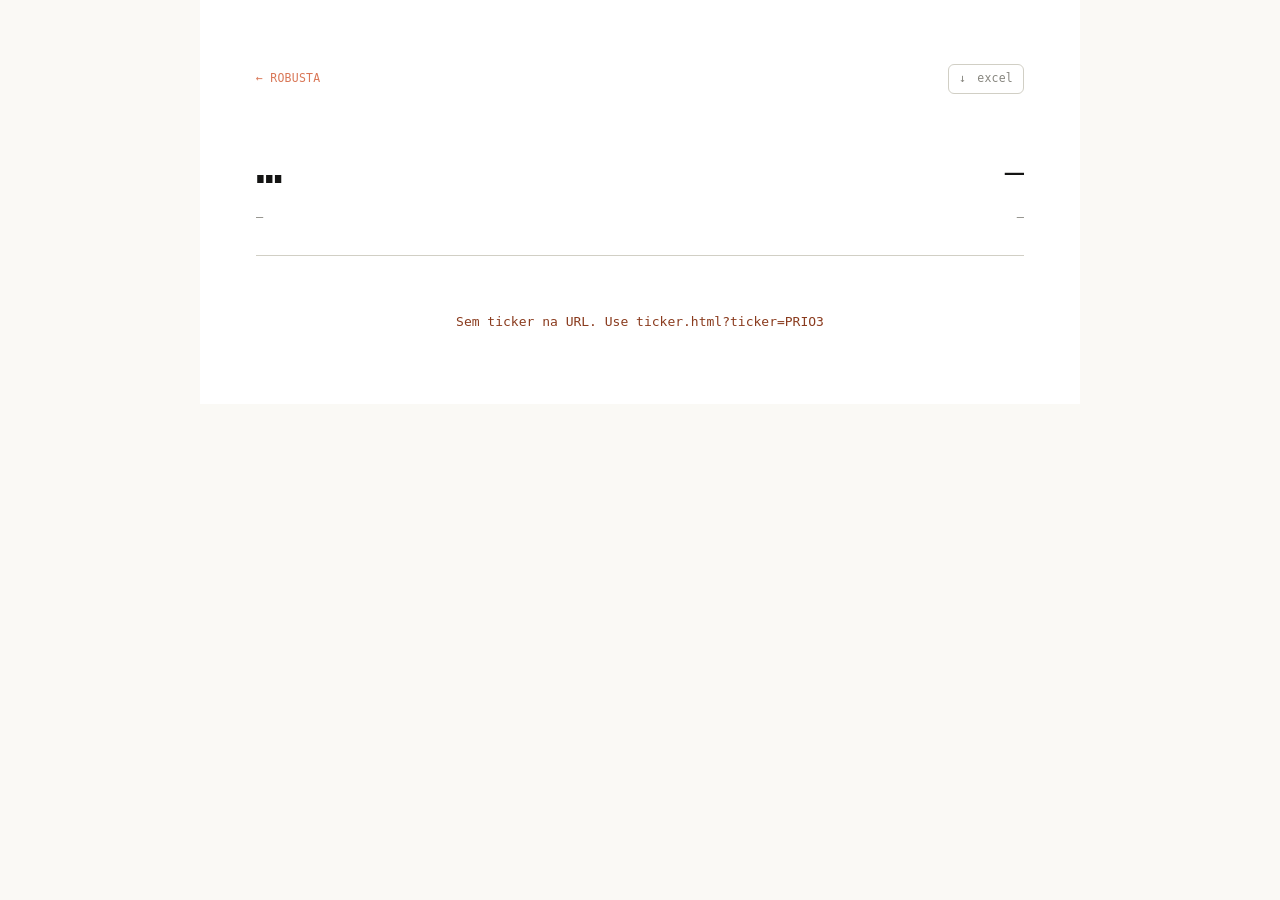
<file: site/ticker.html>
<!DOCTYPE html>
<html lang="pt-BR">
<head>
  <meta charset="UTF-8">
  <meta name="viewport" content="width=device-width, initial-scale=1.0">
  <title>ROBUSTA · ticker</title>
  <link rel="stylesheet" href="assets/app.css">
</head>
<body>

  <main class="tk-app">

    <div class="tk-crumb">
      <a href="index.html">← ROBUSTA</a>
      <a href="./data/latest.xlsx" download="robusta-latest.xlsx" class="download-btn">
        <span class="arrow">↓</span> excel
      </a>
    </div>

    <div class="tk-head">
      <div class="name" id="tk-name">…</div>
      <div class="price" id="tk-price">—</div>
    </div>
    <div class="tk-sub">
      <span id="tk-subsetor">—</span>
      <span id="tk-stamp">—</span>
    </div>

    <div class="status" id="status" hidden></div>

    <div id="blocks" hidden>

      <section class="block">
        <div class="block-title">avaliação fundamentalista</div>
        <div class="fund-row">
          <div class="stat">
            <div class="k">score</div>
            <div class="v accent" id="fund-score">—</div>
            <div class="sub">escala 4–40 · soma das classes 1–10</div>
          </div>
          <div class="stat">
            <div class="k">sinal</div>
            <div class="v" id="fund-sinal">—</div>
            <div class="sub" id="fund-sinal-sub">baseado no ranking</div>
          </div>
          <div class="stat">
            <div class="k">posição setorial</div>
            <div class="v" id="fund-pos">—</div>
            <div class="sub">vs pares do setor</div>
          </div>
        </div>
      </section>

      <section class="block">
        <div class="ruler" id="ruler"></div>
        <div class="meta-pair">
          <div class="item">
            <div class="k">distância da MMA50</div>
            <div class="v" id="fund-pct-mma50">—</div>
          </div>
          <div class="item">
            <div class="k">distância padronizada da MMA50</div>
            <div class="v" id="fund-z-mma50">—</div>
          </div>
          <div class="item">
            <div class="k">std_raking_value</div>
            <div class="v" id="meta-std">—</div>
          </div>
          <div class="item">
            <div class="k">momentum_break</div>
            <div class="v" id="meta-momentum">—</div>
          </div>
        </div>
      </section>

      <section class="block carteira">
        <div class="block-title">Carteira</div>
        <div class="carteira-table" id="carteira-table" role="table">
          <div class="h">ticker</div>
          <div class="h"></div>
          <div class="h r">preço</div>
        </div>
      </section>

    </div>
  </main>

  <script src="assets/app.js"></script>
  <script>
    (async function () {
      const $ = (id) => document.getElementById(id);
      const R = window.ROBUSTA;

      const ticker = R.getTickerParam();
      if (!ticker) {
        $("status").hidden = false;
        $("status").classList.add("error");
        $("status").textContent =
          "Sem ticker na URL. Use ticker.html?ticker=PRIO3";
        return;
      }
      document.title = `ROBUSTA · ${ticker}`;

      try {
        const dados = await R.carregaDados();
        const dado = dados.tickers[ticker];

        if (!dado) {
          $("status").hidden = false;
          $("status").classList.add("error");
          $("status").textContent = `Ticker ${ticker} não encontrado na última run.`;
          $("tk-name").textContent = ticker;
          return;
        }

        // Header
        const naCarteira = (dados.carteira || []).includes(ticker);
        $("tk-name").innerHTML = ticker +
          (naCarteira ? '<span class="pin">● na carteira</span>' : "");
        $("tk-price").textContent = R.formataPreco(dado.preco);
        $("tk-subsetor").textContent = dado.subsetor || dado.setor || "—";
        $("tk-stamp").textContent = "última run · " + R.formataData(dados.generatedAt);

        // Bloco fundamentalista
        $("fund-score").textContent = dado.avaliacao_fundamentalista ?? "—";
        const sinal = dado.fundamental_signal;
        const sinalEl = $("fund-sinal");
        sinalEl.textContent = sinal > 0 ? "compra" : sinal < 0 ? "venda" : "neutro";
        sinalEl.classList.remove("up", "down");
        if (sinal > 0) sinalEl.classList.add("up");
        else if (sinal < 0) sinalEl.classList.add("down");
        // sub "baseado no ranking" e fixo no HTML.

        $("fund-pos").textContent = dado.posicao_setorial || "—";

        // Stat %_to_MMA50 (4o card do fund-row)
        const pctMma50 = dado.pct_to_mma50;
        const pctEl = $("fund-pct-mma50");
        pctEl.textContent = R.formataPercentual(pctMma50);
        pctEl.classList.remove("up", "down");
        if (pctMma50 !== null && pctMma50 !== undefined) {
          pctEl.classList.add(pctMma50 >= 0 ? "up" : "down");
        }

        // Z_to_MMA50: a distancia em desvios tipicos do proprio passado
        const zMma50 = dado.z_to_mma50;
        const zEl = $("fund-z-mma50");
        zEl.textContent = R.formataZ(zMma50);
        zEl.classList.remove("up", "down");
        if (zMma50 !== null && zMma50 !== undefined) {
          zEl.classList.add(zMma50 >= 0 ? "up" : "down");
        }

        // Régua S/R
        $("ruler").appendChild(R.montaReguaSR(dado));

        // Meta-pair
        const std = dado.std_raking_value_by_mslf;
        $("meta-std").textContent = std !== null && std !== undefined ? `${std} / 3` : "—";
        const mom = dado.momentum_break_by_mslf;
        const momEl = $("meta-momentum");
        momEl.textContent = R.formataSinal(mom);
        momEl.classList.remove("up", "down");
        if (mom > 0) momEl.classList.add("up");
        else if (mom < 0) momEl.classList.add("down");

        // Bloco da carteira (7d)
        const tabela = $("carteira-table");

        function celula(className, conteudo) {
          const el = document.createElement("div");
          el.className = className;
          if (conteudo instanceof Node) el.appendChild(conteudo);
          else el.textContent = conteudo;
          return el;
        }

        for (const t of (dados.carteira || [])) {
          const dadoT = dados.tickers[t];
          if (!dadoT) continue;  // ticker da carteira ausente do latest.json -> pula

          const row = document.createElement("div");
          row.className = "c-row" + (t === ticker ? " active" : "");
          row.addEventListener("click", () => {
            window.location.href = R.urlDoTicker(t);
          });

          row.appendChild(celula("c-tk", t));
          row.appendChild(celula("c-mini", R.montaMiniReguaSR(dadoT)));
          row.appendChild(celula("c-price", R.formataPreco(dadoT.preco)));

          tabela.appendChild(row);
        }

        $("blocks").hidden = false;
      } catch (err) {
        console.error(err);
        $("status").hidden = false;
        $("status").classList.add("error");
        $("status").textContent = "Falha ao carregar dados: " + err.message;
      }
    })();
  </script>
</body>
</html>
</file>
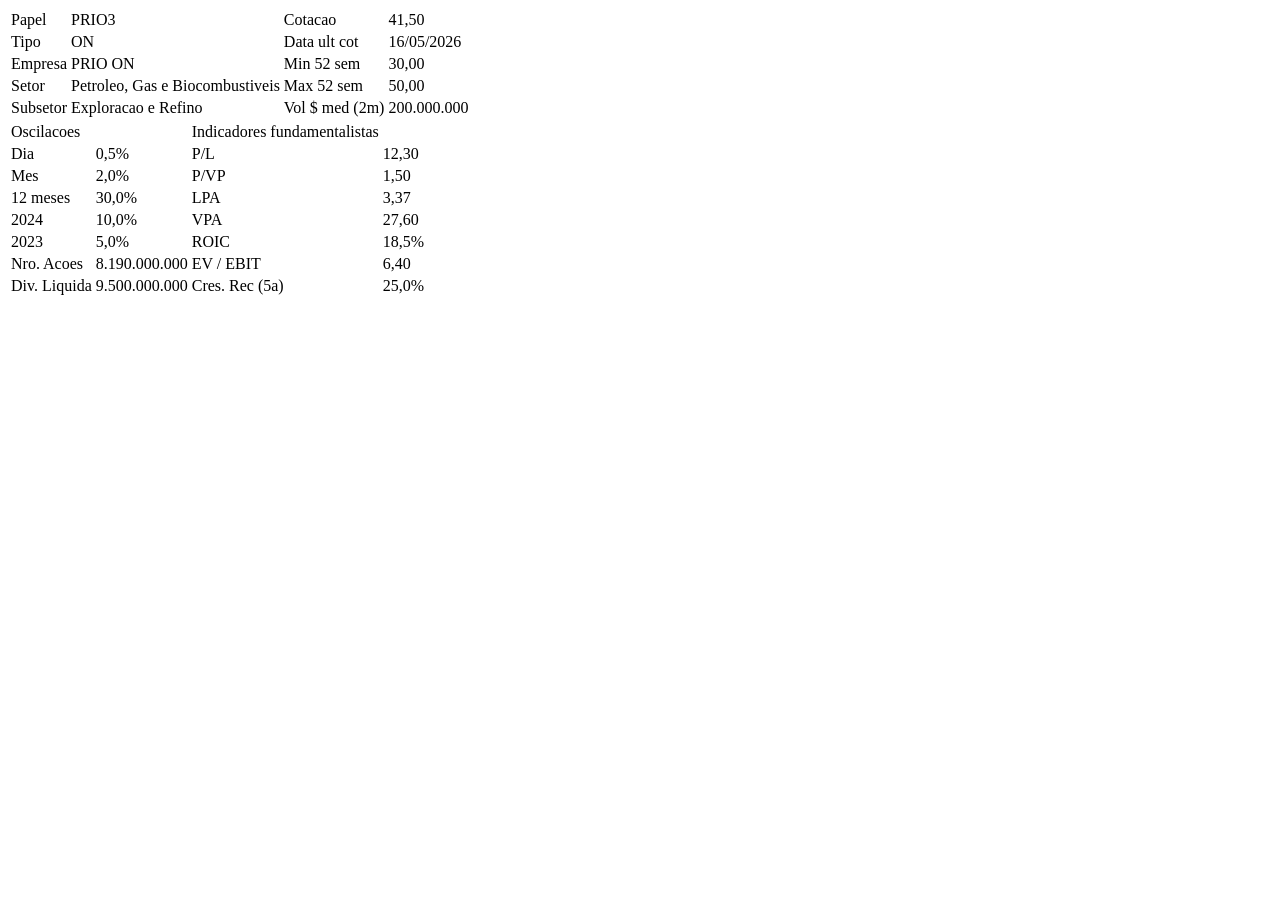
<file: tests/fixtures/fundamentus_PRIO3.html>
<!--
  Fixture sintetica de uma pagina do Fundamentus (fundamentus.com.br).
  Estrutura imita o que `pandas.read_html` enxerga no site real:
    - varias <table> sem <thead>/<th> -> colunas viram inteiros 0,1,2,3
    - dados em pares (rotulo, valor), valores em formato brasileiro
  Usada pelas fases F1/F2 do rebuild. Pode ser refinada nessas fases.
-->
<html>
<body>

<!-- Tabela 0: identidade da empresa. formatar_tabela usa so as colunas 0 e 1. -->
<table>
  <tr><td>Papel</td><td>PRIO3</td><td>Cotacao</td><td>41,50</td></tr>
  <tr><td>Tipo</td><td>ON</td><td>Data ult cot</td><td>16/05/2026</td></tr>
  <tr><td>Empresa</td><td>PRIO ON</td><td>Min 52 sem</td><td>30,00</td></tr>
  <tr><td>Setor</td><td>Petroleo, Gas e Biocombustiveis</td><td>Max 52 sem</td><td>50,00</td></tr>
  <tr><td>Subsetor</td><td>Exploracao e Refino</td><td>Vol $ med (2m)</td><td>200.000.000</td></tr>
</table>

<!-- Tabela 1: oscilacoes (descartadas pelo filtro) + indicadores fundamentalistas.
     formatar_tabela usa os dois pares de colunas (0-1 e 2-3). -->
<table>
  <tr><td>Oscilacoes</td><td></td><td>Indicadores fundamentalistas</td><td></td></tr>
  <tr><td>Dia</td><td>0,5%</td><td>P/L</td><td>12,30</td></tr>
  <tr><td>Mes</td><td>2,0%</td><td>P/VP</td><td>1,50</td></tr>
  <tr><td>12 meses</td><td>30,0%</td><td>LPA</td><td>3,37</td></tr>
  <tr><td>2024</td><td>10,0%</td><td>VPA</td><td>27,60</td></tr>
  <tr><td>2023</td><td>5,0%</td><td>ROIC</td><td>18,5%</td></tr>
  <tr><td>Nro. Acoes</td><td>8.190.000.000</td><td>EV / EBIT</td><td>6,40</td></tr>
  <tr><td>Div. Liquida</td><td>9.500.000.000</td><td>Cres. Rec (5a)</td><td>25,0%</td></tr>
</table>

</body>
</html>
</file>
<file: site/assets/app.css>
/* ROBUSTA frontend — estilo clean inspirado em google.com */

:root {
  --ivory:    #FAF9F5;
  --slate:    #141413;
  --clay:     #D97757;
  --oat:      #E3DACC;
  --olive:    #788C5D;
  --rust:     #8A3B1E;
  --gray-150: #F0EEE6;
  --gray-300: #D1CFC5;
  --gray-500: #87867F;
  --gray-700: #3D3D3A;
  --white:    #FFFFFF;

  --serif: ui-serif, Georgia, "Times New Roman", serif;
  --sans:  system-ui, -apple-system, "Segoe UI", Roboto, sans-serif;
  --mono:  ui-monospace, "SF Mono", Menlo, Monaco, monospace;
}

* { margin: 0; padding: 0; box-sizing: border-box; }

html, body {
  font-family: var(--sans);
  background: var(--ivory);
  color: var(--gray-700);
  line-height: 1.55;
  -webkit-font-smoothing: antialiased;
}

a { color: var(--clay); text-decoration: none; }
a:hover { text-decoration: underline; }

/* ==================================================================
   DASHBOARD (index.html)
   ================================================================== */

.app {
  background: var(--white);
  min-height: 100vh;
  padding: 96px 36px 72px;
  position: relative;
}

/* botão download excel */
.download-btn {
  position: absolute;
  top: 24px;
  right: 28px;
  font-family: var(--mono);
  font-size: 12px;
  color: var(--gray-500);
  padding: 6px 12px;
  border: 1px solid var(--gray-300);
  border-radius: 6px;
  transition: color 0.12s, border-color 0.12s;
  letter-spacing: 0.02em;
}
.download-btn:hover {
  color: var(--clay);
  border-color: var(--clay);
  text-decoration: none;
}
.download-btn .arrow { margin-right: 4px; }

/* selo do previsor — coluna à esquerda, centrada na altura da página.
   O slot é uma faixa vertical em grid: `align-content: center` resolve a
   altura, `justify-items: start` mantém tudo colado à esquerda. O slot
   encolhe pra largura do conteúdo, então não cobre o miolo centralizado. */
.previsor-slot {
  position: absolute;
  top: 0;
  bottom: 0;
  /* Recuo proporcional: cresce com a tela pra o bloco não ficar órfão na
     borda enquanto o miolo está centralizado.
       14vw            → o recuo em si; aumente pra empurrar mais pro centro.
       50% - 460px     → teto que impede invadir a coluna central. O 460 é
                         270 (metade dos 540px das listas) + ~155 (largura do
                         bloco) + 35 (respiro). Abaixo de 992px esse teto fica
                         menor que a sarjeta e o @media assume.
       36px            → piso, igual ao padding lateral do .app. */
  left: max(36px, min(14vw, calc(50% - 460px)));
  display: grid;
  align-content: center;
  justify-items: start;
}
/* O link em si também é grid: título em cima, selo embaixo, ambos à esquerda. */
.previsor {
  display: grid;
  justify-items: start;
  gap: 6px;
}
.previsor:hover { text-decoration: none; }

/* Abaixo de 992px não sobra sarjeta pra coluna esquerda sem invadir as listas
   centralizadas (é onde `50% - 460px` cai abaixo do piso de 36px); aí ela
   volta pro fluxo normal, no topo (é o primeiro filho do .app). */
@media (max-width: 992px) {
  .previsor-slot {
    position: static;
    justify-content: start;
    margin-bottom: 40px;
  }
}
.previsor .titulo {
  font-family: var(--mono);
  font-size: 10.5px;
  text-transform: uppercase;
  letter-spacing: 0.12em;
  color: var(--gray-500);
  transition: color 0.12s;
}
.previsor:hover .titulo { color: var(--clay); text-decoration: underline; }

/* .veredito: mesma forma do selo de charretia_previsor_movimentos_b3 (mono,
   maiúsculo, 11.5px), mas repintado na paleta do ROBUSTA. O estado neutro usa
   os mesmos tokens do .download-btn, pra os dois cantos conversarem; o raio de
   6px também vem de lá (o original é 2px). */
.veredito {
  font-family: var(--mono);
  font-size: 11.5px;
  font-weight: 700;
  letter-spacing: 0.06em;
  text-transform: uppercase;
  padding: 7px 13px;
  border-radius: 6px;
  white-space: nowrap;
  color: var(--gray-500);
  background: var(--gray-150);
  border: 1px solid var(--gray-300);
}
/* Estado "índice na zona de viés" — o único em que aquela tela tem algo a
   dizer. Usa --clay, que aqui é a cor de atenção (link, .active, .v.accent),
   papel equivalente ao --acento do site de origem. Não usei --olive porque
   nesta paleta ele significa "alta", direção que o selo não afirma. */
.veredito.v-zona {
  color: var(--clay);
  background: rgba(217, 119, 87, 0.10);
  border-color: rgba(217, 119, 87, 0.45);
}

/* brand central */
.brand-center { text-align: center; margin-bottom: 14px; }
.brand-center .name {
  font-family: var(--serif);
  font-weight: 500;
  font-size: 44px;
  color: var(--slate);
  letter-spacing: -0.02em;
}
.brand-center .v {
  font-family: var(--mono);
  font-size: 11px;
  color: var(--gray-500);
  margin-left: 6px;
  vertical-align: 18px;
}

.run-stamp {
  text-align: center;
  font-family: var(--mono);
  font-size: 12px;
  color: var(--gray-500);
  margin-bottom: 72px;
  letter-spacing: 0.02em;
}

.lists {
  display: grid;
  grid-template-columns: 1fr 1fr;
  gap: 96px;
  max-width: 540px;
  margin: 0 auto;
}
@media (max-width: 640px) {
  .lists { grid-template-columns: 1fr; gap: 48px; max-width: 260px; }
}

.col-title {
  font-family: var(--mono);
  font-size: 10.5px;
  text-transform: uppercase;
  letter-spacing: 0.12em;
  color: var(--gray-500);
  text-align: center;
  margin-bottom: 24px;
  padding-bottom: 12px;
  border-bottom: 1px solid var(--gray-300);
}
.col-sub {
  font-family: var(--mono);
  font-size: 9.5px;
  color: var(--gray-500);
  text-align: right;
  letter-spacing: 0.04em;
  margin-top: -18px;
  margin-bottom: 14px;
  padding-right: 4px;
}

.row {
  display: flex;
  align-items: baseline;
  justify-content: space-between;
  padding: 10px 4px;
  cursor: pointer;
  border-bottom: 1px solid var(--gray-150);
  transition: background 0.08s;
  text-decoration: none;
  color: inherit;
}
.row:hover { background: var(--gray-150); text-decoration: none; }
.row:last-child { border-bottom: none; }
.row .tk {
  font-family: var(--mono);
  font-size: 17px;
  font-weight: 600;
  color: var(--slate);
  letter-spacing: 0.02em;
}
.row .val {
  font-family: var(--mono);
  font-size: 17px;
  font-weight: 600;
}
.row .val.up   { color: var(--olive); }
.row .val.down { color: var(--rust); }
/* % e Z lado a lado, alinhados a direita em colunas de largura fixa */
.row .vals { display: flex; gap: 14px; }
.row .vals .val { min-width: 8ch; text-align: right; }
.row .vals .val.z { min-width: 6ch; }

.search-line {
  max-width: 420px;
  margin: 80px auto 0;
  display: flex;
  align-items: center;
  gap: 10px;
  border-bottom: 1px solid var(--gray-300);
  padding-bottom: 8px;
}
.search-line input {
  flex: 1;
  border: none;
  outline: none;
  background: transparent;
  font-family: var(--mono);
  font-size: 14px;
  color: var(--slate);
  padding: 4px 0;
}
.search-line input::placeholder { color: var(--gray-500); }
.search-line .label {
  font-family: var(--mono);
  font-size: 11px;
  color: var(--gray-500);
  text-transform: uppercase;
  letter-spacing: 0.08em;
}

/* mensagens de loading e erro */
.status {
  text-align: center;
  font-family: var(--mono);
  font-size: 13px;
  color: var(--gray-500);
  margin-top: 40px;
}
.status.error { color: var(--rust); }

/* ==================================================================
   TICKER PAGE (ticker.html)
   ================================================================== */

.tk-app {
  background: var(--white);
  max-width: 880px;
  margin: 0 auto;
  padding: 64px 56px 72px;
}
@media (max-width: 640px) {
  .tk-app {
    margin: 0;
    padding: 32px 20px;
  }
}

/* crumb com download alinhado à direita */
.tk-crumb {
  display: flex;
  justify-content: space-between;
  align-items: center;
  font-family: var(--mono);
  font-size: 11.5px;
  color: var(--gray-500);
  margin-bottom: 40px;
  letter-spacing: 0.02em;
}
.tk-crumb .download-btn {
  position: static;
  color: var(--gray-500);
  border: 1px solid var(--gray-300);
  padding: 5px 10px;
  border-radius: 6px;
  font-size: 11.5px;
}

/* header do ticker */
.tk-head {
  display: flex;
  align-items: baseline;
  justify-content: space-between;
  gap: 24px;
  margin-bottom: 6px;
}
.tk-head .name {
  font-family: var(--mono);
  font-size: 44px;
  font-weight: 700;
  color: var(--slate);
  letter-spacing: 0.01em;
}
.tk-head .name .pin {
  font-family: var(--mono);
  font-size: 11px;
  color: var(--clay);
  vertical-align: 16px;
  margin-left: 10px;
  letter-spacing: 0.08em;
}
.tk-head .price {
  font-family: var(--mono);
  font-size: 32px;
  color: var(--slate);
  font-weight: 500;
}
.tk-sub {
  display: flex;
  justify-content: space-between;
  font-family: var(--mono);
  font-size: 12px;
  color: var(--gray-500);
  padding-bottom: 28px;
  margin-bottom: 56px;
  border-bottom: 1px solid var(--gray-300);
}

/* blocos */
section.block { margin-bottom: 64px; }
section.block:last-child { margin-bottom: 0; }
.block-title {
  font-family: var(--mono);
  font-size: 10.5px;
  text-transform: uppercase;
  letter-spacing: 0.12em;
  color: var(--gray-500);
  margin-bottom: 24px;
}

/* avaliação fundamentalista — 3 stats (score, sinal, posição) */
.fund-row {
  display: grid;
  grid-template-columns: repeat(3, 1fr);
  gap: 32px;
}
@media (max-width: 720px) { .fund-row { grid-template-columns: 1fr; gap: 24px; } }
.stat .k {
  font-family: var(--mono);
  font-size: 11px;
  color: var(--gray-500);
  text-transform: uppercase;
  letter-spacing: 0.06em;
  margin-bottom: 8px;
}
.stat .v {
  font-family: var(--mono);
  font-size: 36px;
  color: var(--slate);
  font-weight: 600;
  line-height: 1;
}
.stat .v.accent { color: var(--clay); }
.stat .v.up   { color: var(--olive); }
.stat .v.down { color: var(--rust); }
.stat .sub {
  font-family: var(--mono);
  font-size: 11px;
  color: var(--gray-500);
  margin-top: 6px;
}

/* régua suporte/resistência */
.ruler { margin-top: 8px; padding: 36px 0 14px; }
.ruler svg { display: block; width: 100%; height: auto; overflow: visible; }

/* meta-pair (std_raking + momentum_break) */
.meta-pair {
  display: flex;
  gap: 56px;
  margin-top: 36px;
}
@media (max-width: 640px) { .meta-pair { flex-direction: column; gap: 18px; } }
.meta-pair .item .k {
  font-family: var(--mono);
  font-size: 11px;
  color: var(--gray-500);
  text-transform: uppercase;
  letter-spacing: 0.06em;
  margin-bottom: 6px;
}
.meta-pair .item .v {
  font-family: var(--mono);
  font-size: 20px;
  color: var(--slate);
  font-weight: 600;
}
.meta-pair .item .v.up { color: var(--olive); }
.meta-pair .item .v.down { color: var(--rust); }

/* ==================================================================
   BLOCO DA CARTEIRA (ticker.html · 7d)
   ================================================================== */

section.block.carteira {
  border-top: 1px solid var(--gray-300);
  padding-top: 40px;
}
section.block.carteira .block-title { text-align: center; }

.carteira-table {
  display: grid;
  grid-template-columns: 110px 1fr 90px;
  gap: 0;
  font-family: var(--mono);
  align-items: center;
}
@media (max-width: 820px) {
  .carteira-table {
    grid-template-columns: 90px 1fr 70px;
    font-size: 11px;
  }
}
.carteira-table .h {
  font-size: 10.5px;
  color: var(--gray-500);
  text-transform: uppercase;
  letter-spacing: 0.08em;
  padding: 0 12px 12px 12px;
  border-bottom: 1px solid var(--gray-300);
}
.carteira-table .h.r { text-align: right; }

.carteira-table .c-row {
  display: contents;
  cursor: pointer;
}
.carteira-table .c-row > div {
  padding: 14px 12px;
  border-bottom: 1px solid var(--gray-150);
  transition: background 0.08s;
}
.carteira-table .c-row:hover > div { background: var(--gray-150); }
.carteira-table .c-row:last-child > div { border-bottom: none; }
.carteira-table .c-row.active > div { background: #FBF1ED; }
.carteira-table .c-row.active .c-tk { color: var(--clay); }

.c-tk {
  font-size: 14px; font-weight: 700;
  color: var(--slate); letter-spacing: 0.02em;
}
.c-mini { padding: 8px 12px !important; }
.c-mini svg { display: block; width: 100%; height: 26px; overflow: visible; }
.c-price { font-size: 13px; color: var(--gray-700); text-align: right; }
</file>
